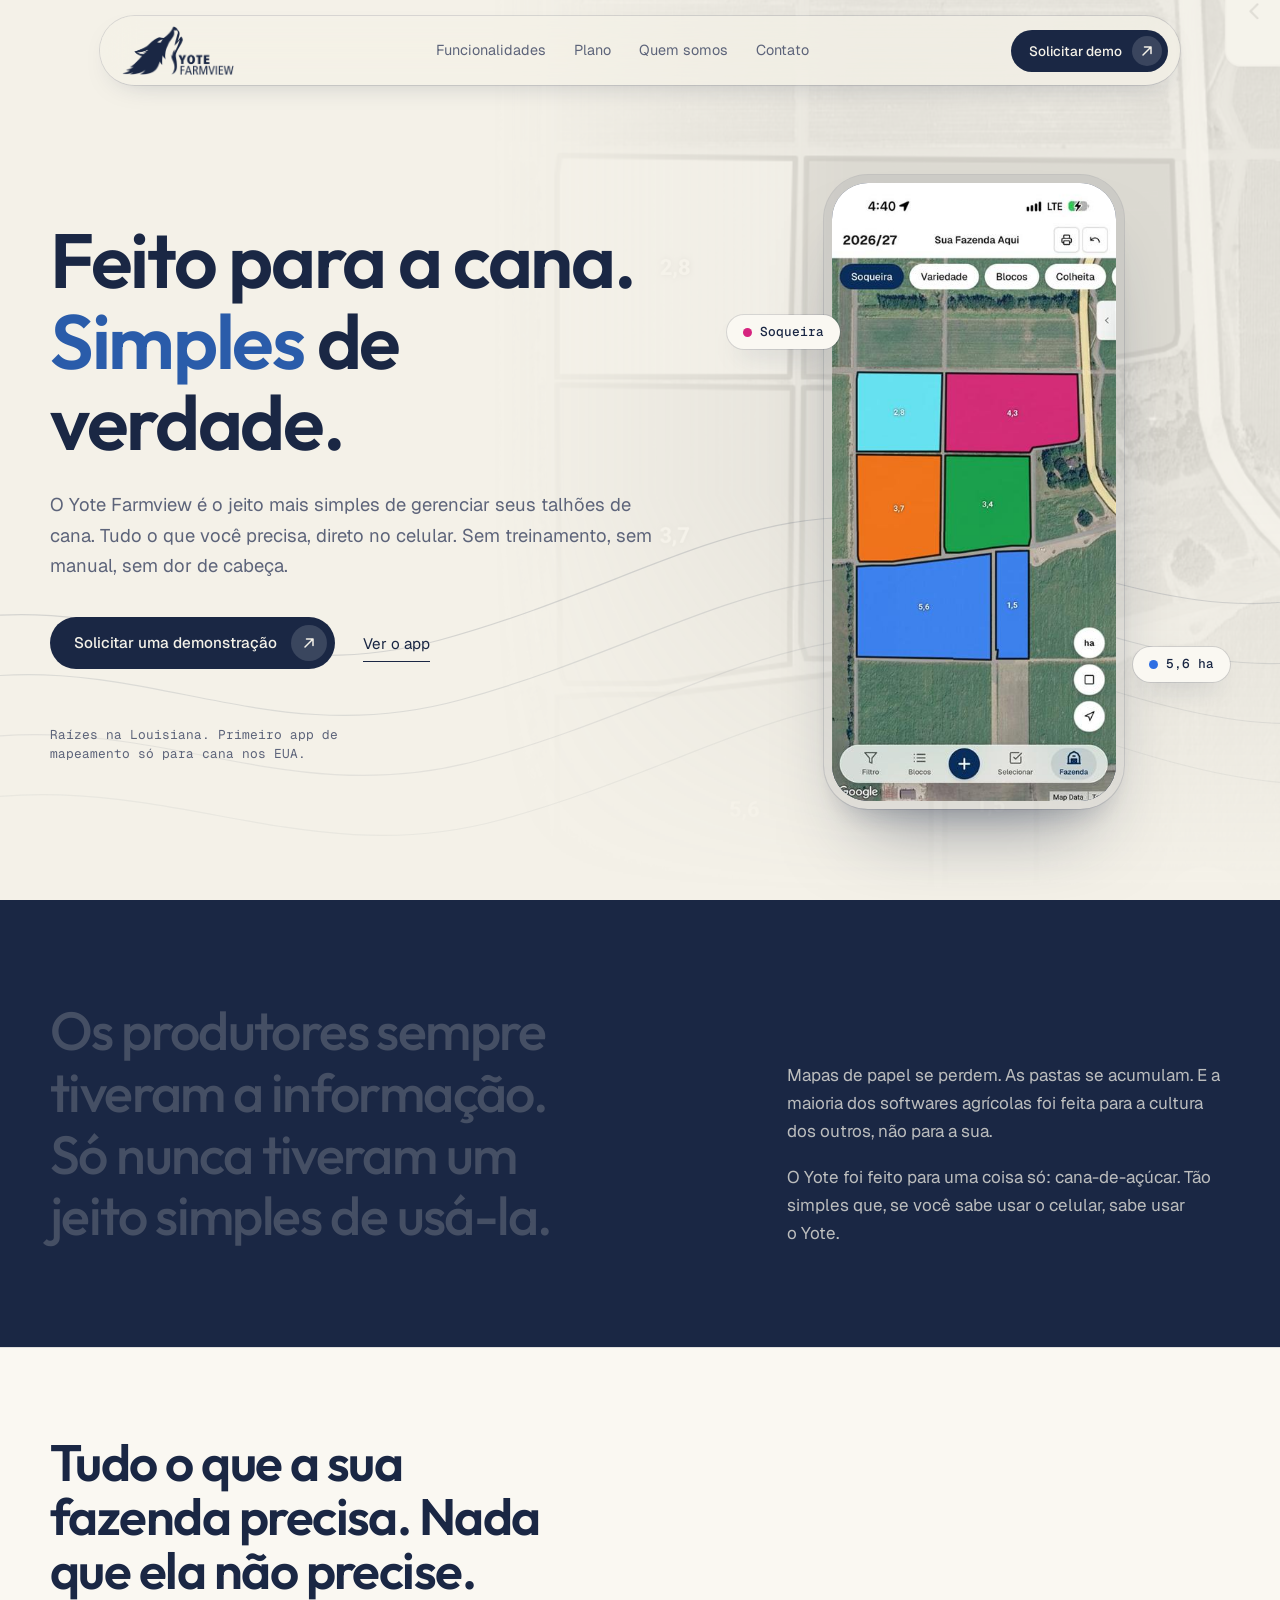
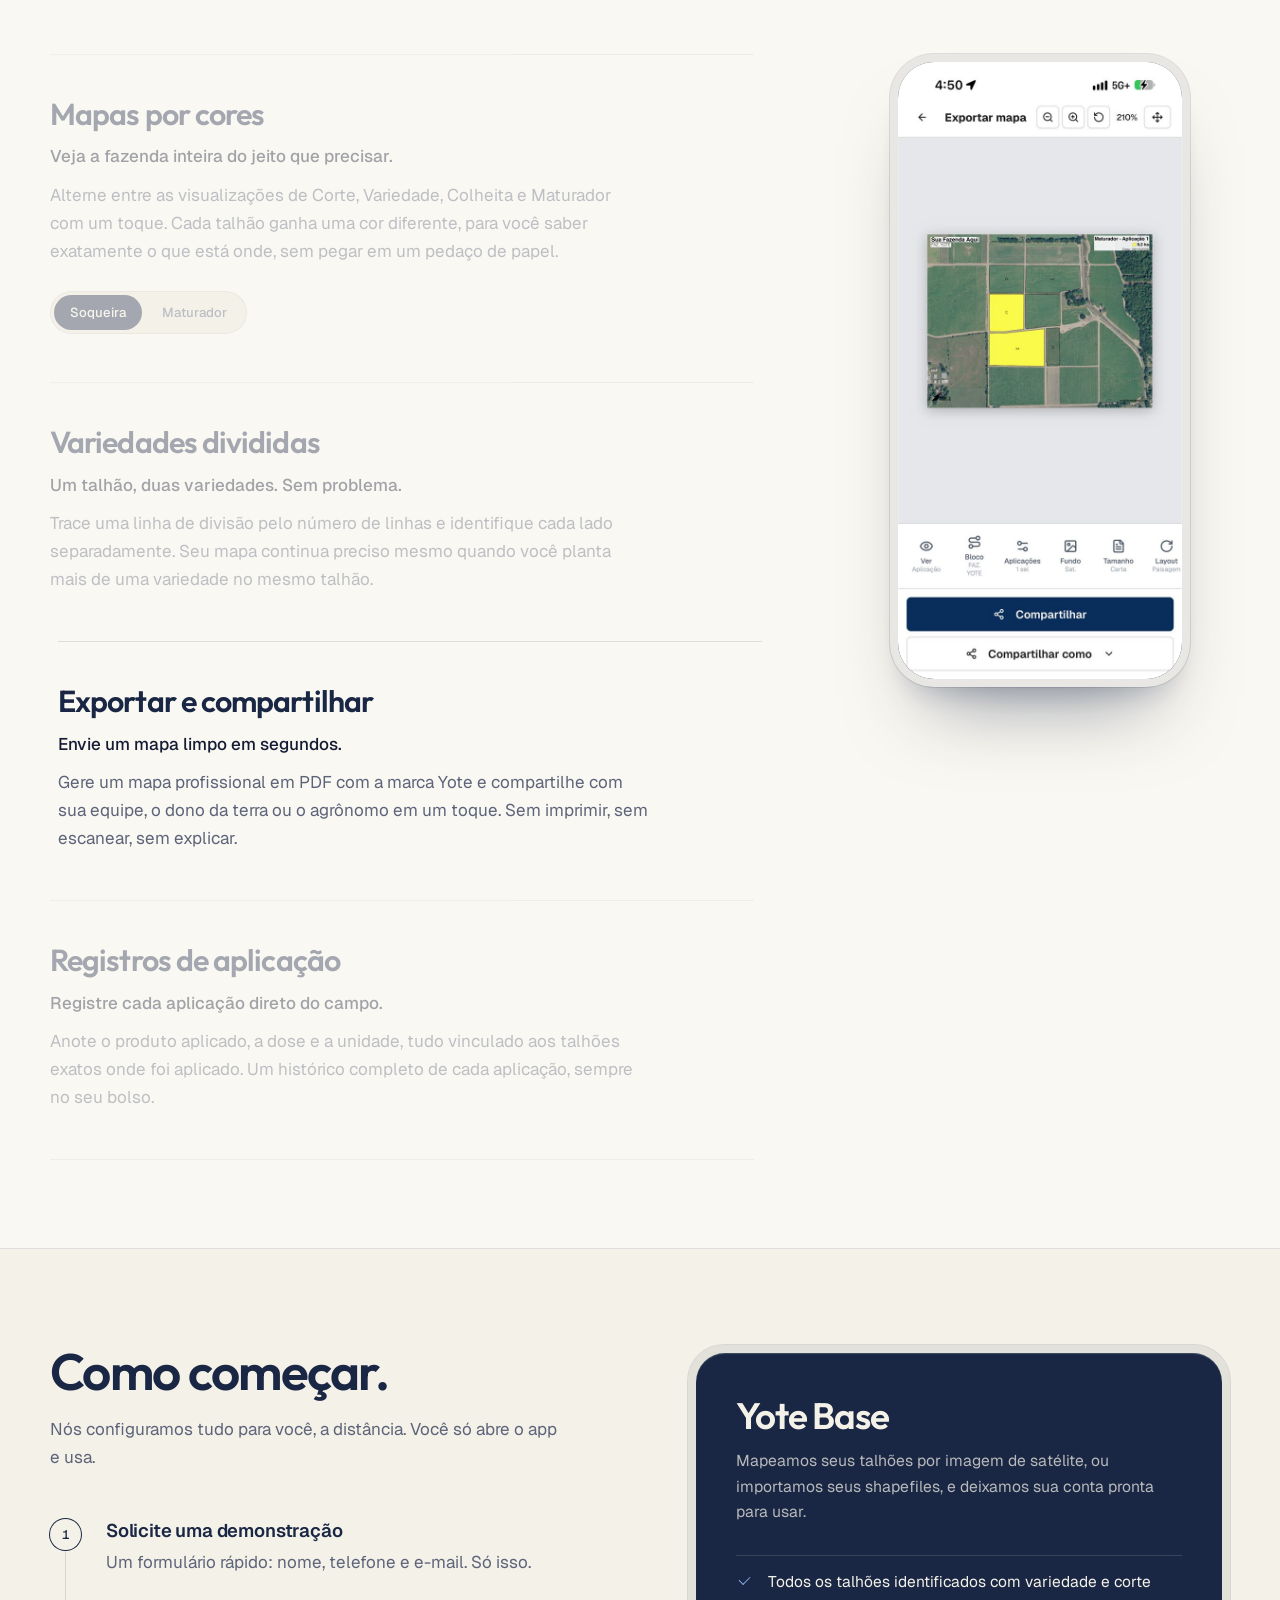
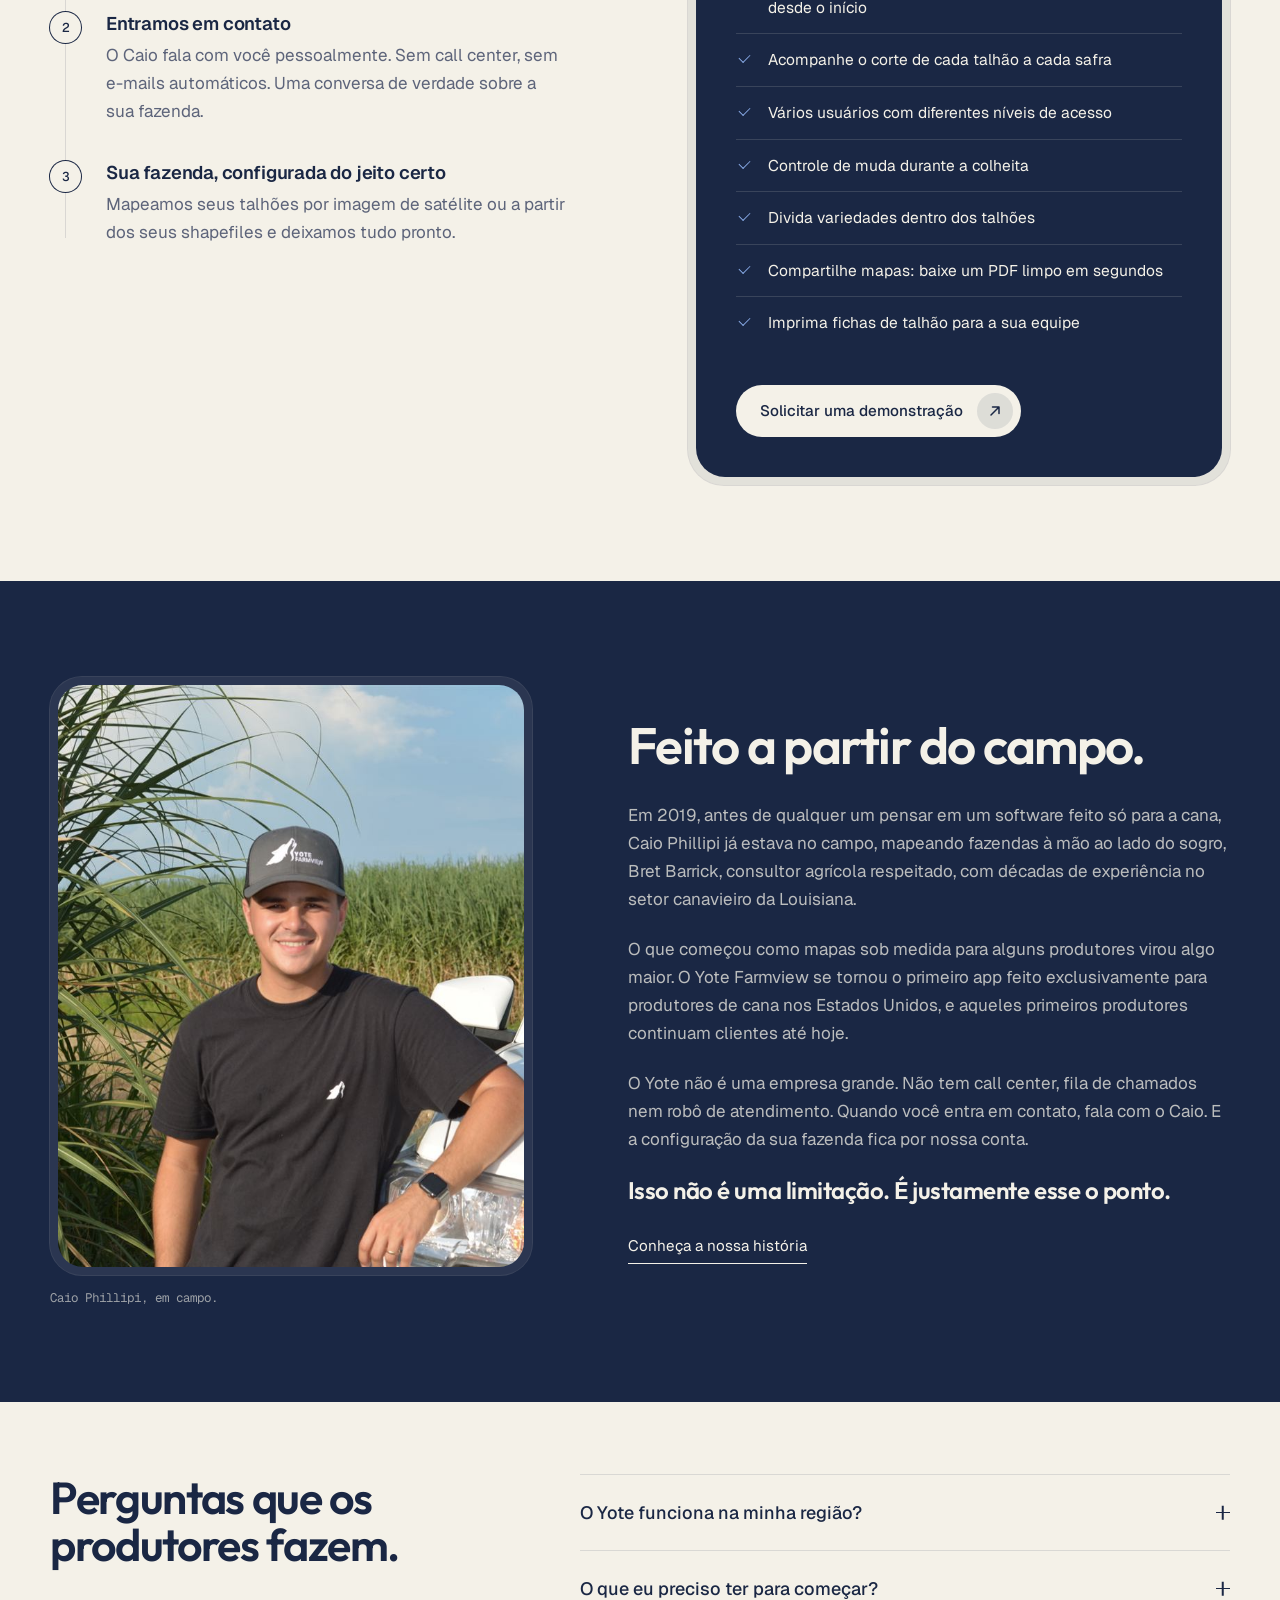
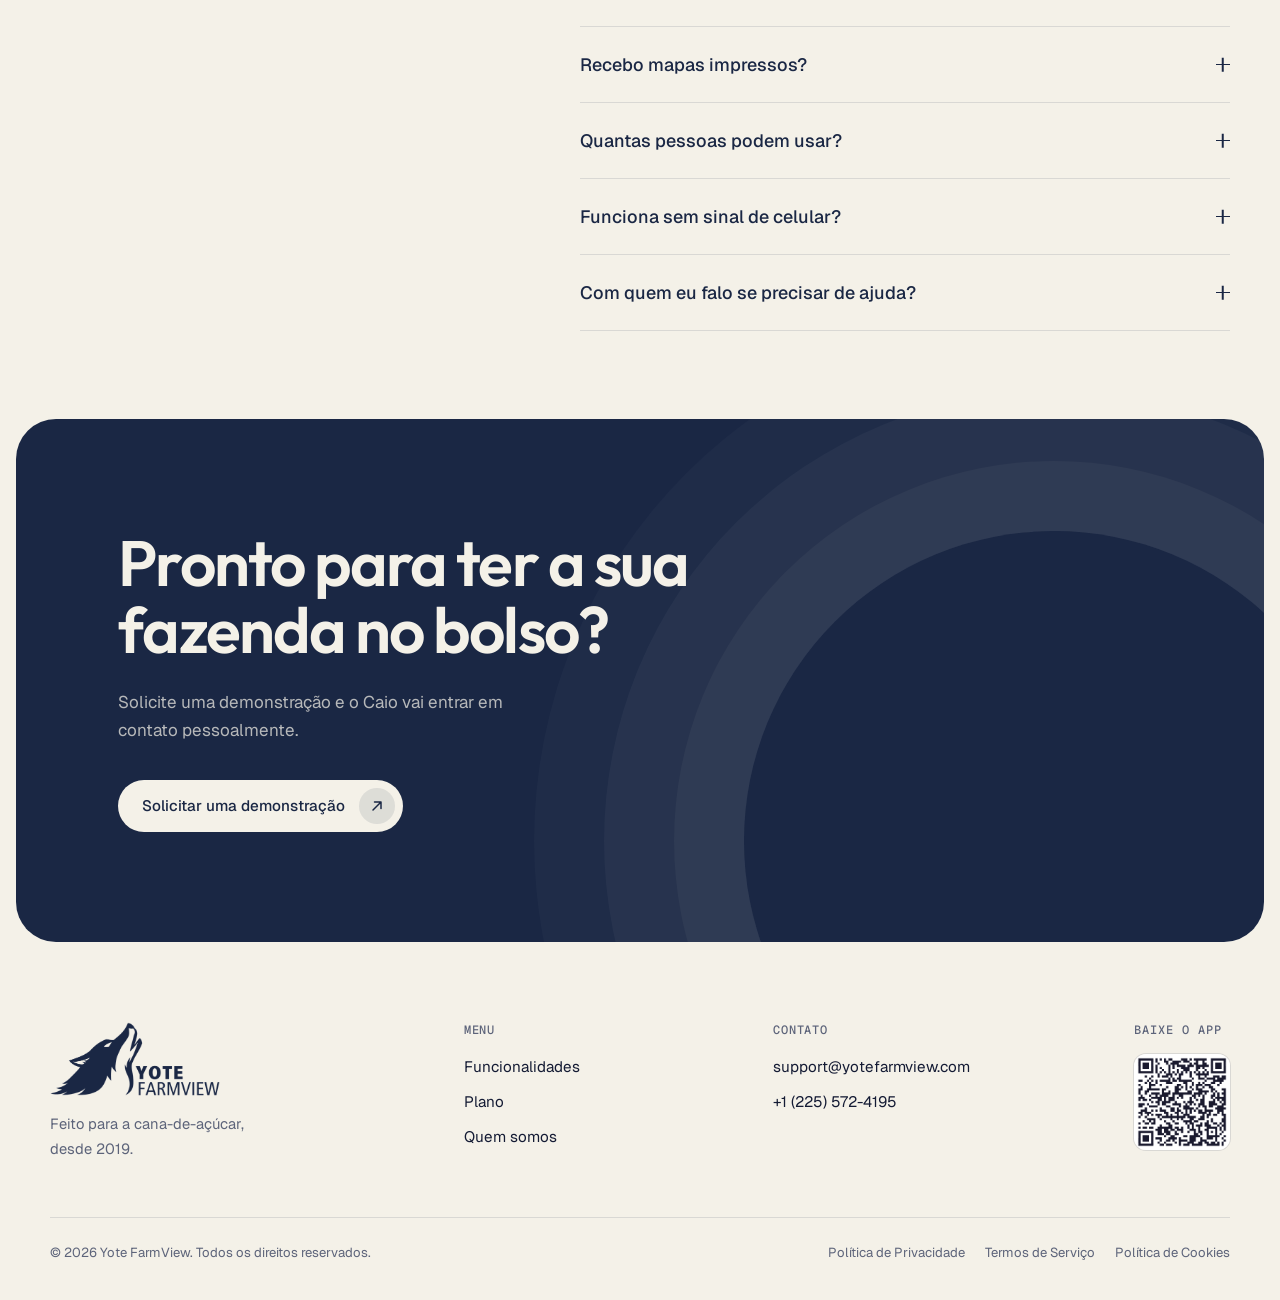
<file: index.html>
<!doctype html>
<html lang="pt-BR">
<head>
<meta charset="utf-8">
<meta name="viewport" content="width=device-width, initial-scale=1">
<title>Yote Farmview — Feito para a cana-de-açúcar</title>
<meta name="description" content="O jeito mais simples de gerenciar seus talhões de cana. Mapas por cores, variedades divididas, PDF em um toque e registros de aplicação, direto no celular.">
<link rel="icon" href="public/favicon-light.png" media="(prefers-color-scheme: light)">
<link rel="icon" href="public/favicon-dark.png" media="(prefers-color-scheme: dark)">
<link rel="preconnect" href="https://fonts.googleapis.com">
<link rel="preconnect" href="https://fonts.gstatic.com" crossorigin>
<link rel="preload" as="style" href="https://fonts.googleapis.com/css2?family=Outfit:wght@600&family=Geist:wght@400;500;600&family=Geist+Mono:wght@400;500&display=swap" onload="this.onload=null;this.rel='stylesheet'">
<noscript><link rel="stylesheet" href="https://fonts.googleapis.com/css2?family=Outfit:wght@600&family=Geist:wght@400;500;600&family=Geist+Mono:wght@400;500&display=swap"></noscript>
<link rel="preload" as="image" href="public/screenshots/map-sm.jpg" imagesrcset="public/screenshots/map-sm.jpg 400w, public/screenshots/map.jpg 600w" imagesizes="(max-width:900px) 240px, 300px" fetchpriority="high">
<link rel="stylesheet" href="styles.css">
<noscript><style>.reveal{opacity:1;transform:none;filter:none}</style></noscript>
</head>
<body>
<div class="progress" id="progress" aria-hidden="true"></div>

<header class="nav" id="nav">
  <a class="brand" href="./" aria-label="Yote Farmview, início"><img class="brand-mark" src="public/brand-navy.png" alt="Yote Farmview" width="958" height="422"></a>
  <nav class="nav-links" aria-label="Principal">
    <a href="funcionalidades.html">Funcionalidades</a>
    <a href="./#plano">Plano</a>
    <a href="sobre.html">Quem somos</a>
    <a href="demo.html">Contato</a>
  </nav>
  <a class="btn btn-sm magnetic nav-cta" href="demo.html">
    <span class="btn-label">Solicitar demo</span>
    <span class="btn-icon" aria-hidden="true"><svg viewBox="0 0 16 16"><path d="M4 12 12 4M5.5 4H12v6.5"/></svg></span>
  </a>
  <button class="menu-btn" type="button" aria-label="Abrir menu" aria-expanded="false" aria-controls="menu"><i></i><i></i></button>
</header>
<div class="menu" id="menu" hidden>
  <nav aria-label="Menu">
    <a href="funcionalidades.html">Funcionalidades</a>
    <a href="./#plano">Plano</a>
    <a href="sobre.html">Quem somos</a>
    <a href="demo.html">Contato</a>
  </nav>
  <a class="btn btn-light magnetic" href="demo.html"><span class="btn-label">Solicitar demo</span><span class="btn-icon" aria-hidden="true"><svg viewBox="0 0 16 16"><path d="M4 12 12 4M5.5 4H12v6.5"/></svg></span></a>
</div>

<main id="top">

  <section class="hero">
    <div class="hero-bg" aria-hidden="true"></div>
    <svg class="contours" viewBox="0 0 1440 900" preserveAspectRatio="xMidYMid slice" aria-hidden="true">
      <path pathLength="1" d="M-40 640C180 560 300 700 520 640S860 470 1060 540s300 90 440 20"/>
      <path pathLength="1" d="M-40 700C190 620 320 760 540 700S880 530 1080 600s300 90 440 20"/>
      <path pathLength="1" d="M-40 760C200 680 340 820 560 760S900 590 1100 660s300 90 440 20"/>
      <path pathLength="1" d="M-40 820C210 740 360 880 580 820S920 650 1120 720s300 90 440 20"/>
    </svg>

    <div class="hero-copy">
      <h1 class="hero-title" aria-label="Feito para a cana. Simples de verdade.">
        <span class="line"><span class="line-in">Feito para a cana.</span></span>
        <span class="line"><span class="line-in"><em>Simples</em> de verdade.</span></span>
      </h1>
      <p class="lede reveal" style="--d:2">O Yote Farmview é o jeito mais simples de gerenciar seus talhões de cana. Tudo o que você precisa, direto no celular. Sem treinamento, sem manual, sem dor de cabeça.</p>
      <div class="hero-actions reveal" style="--d:3">
        <a class="btn magnetic" href="demo.html">
          <span class="btn-label">Solicitar uma demonstração</span>
          <span class="btn-icon" aria-hidden="true"><svg viewBox="0 0 16 16"><path d="M4 12 12 4M5.5 4H12v6.5"/></svg></span>
        </a>
        <a class="link" href="funcionalidades.html">Ver o app</a>
      </div>
      <p class="roots reveal" style="--d:4">Raízes na Louisiana. Primeiro app de mapeamento só para cana nos EUA.</p>
    </div>

    <div class="hero-stage">
      <div class="phone tilt" data-tilt>
        <div class="phone-core"><img src="public/screenshots/map-sm.jpg" srcset="public/screenshots/map-sm.jpg 400w, public/screenshots/map.jpg 600w" sizes="(max-width:900px) 240px, 300px" alt="Mapa da fazenda com talhões coloridos por soqueira" width="1206" height="2622" fetchpriority="high"></div>
      </div>
      <div class="chip chip-a"><i class="dot"></i>Soqueira</div>
      <div class="chip chip-b"><i class="dot dot-b"></i>5,6 ha</div>
    </div>
  </section>

  <section class="problem">
    <p class="problem-big reveal">Os produtores sempre tiveram a informação. <span>Só nunca tiveram um jeito simples de usá-la.</span></p>
    <div class="problem-body reveal" style="--d:2">
      <p>Mapas de papel se perdem. As pastas se acumulam. E a maioria dos softwares agrícolas foi feita para a cultura dos outros, não para a sua.</p>
      <p>O Yote foi feito para uma coisa só: cana-de-açúcar. Tão simples que, se você sabe usar o celular, sabe usar o Yote.</p>
    </div>
  </section>

  <section class="features" id="funcionalidades">
    <div class="features-head">
      <h2 class="reveal">Tudo o que a sua fazenda precisa. Nada que ela não precise.</h2>
    </div>
    <div class="features-grid">
      <ol class="feature-list">
        <li class="feature is-active" data-img="map" data-alt="Mapa por cores dos talhões">
          <h3>Mapas por cores</h3>
          <p class="feature-lead">Veja a fazenda inteira do jeito que precisar.</p>
          <p>Alterne entre as visualizações de Corte, Variedade, Colheita e Maturador com um toque. Cada talhão ganha uma cor diferente, para você saber exatamente o que está onde, sem pegar em um pedaço de papel.</p>
          <div class="seg" role="group" aria-label="Visualizações do mapa">
            <button type="button" data-view="map" class="on">Soqueira</button>
            <button type="button" data-view="ripener">Maturador</button>
          </div>
          <div class="feature-phone" data-m="map"><div class="phone"><div class="phone-core"><img src="public/screenshots/map.jpg" alt="" loading="lazy" width="1206" height="2622"></div></div></div>
        </li>
        <li class="feature" data-img="split" data-alt="Talhão com duas variedades divididas">
          <h3>Variedades divididas</h3>
          <p class="feature-lead">Um talhão, duas variedades. Sem problema.</p>
          <p>Trace uma linha de divisão pelo número de linhas e identifique cada lado separadamente. Seu mapa continua preciso mesmo quando você planta mais de uma variedade no mesmo talhão.</p>
          <div class="feature-phone" data-m="split"><div class="phone"><div class="phone-core"><img src="public/screenshots/split.jpg" alt="" loading="lazy" width="1206" height="2622"></div></div></div>
        </li>
        <li class="feature" data-img="list" data-alt="Lista de talhões pronta para exportar em PDF">
          <h3>Exportar e compartilhar</h3>
          <p class="feature-lead">Envie um mapa limpo em segundos.</p>
          <p>Gere um mapa profissional em PDF com a marca Yote e compartilhe com sua equipe, o dono da terra ou o agrônomo em um toque. Sem imprimir, sem escanear, sem explicar.</p>
          <div class="feature-phone" data-m="list"><div class="phone"><div class="phone-core"><img src="public/screenshots/list.jpg" alt="" loading="lazy" width="1206" height="2622"></div></div></div>
        </li>
        <li class="feature" data-img="products" data-alt="Registro de aplicação com produto, dose e unidade">
          <h3>Registros de aplicação</h3>
          <p class="feature-lead">Registre cada aplicação direto do campo.</p>
          <p>Anote o produto aplicado, a dose e a unidade, tudo vinculado aos talhões exatos onde foi aplicado. Um histórico completo de cada aplicação, sempre no seu bolso.</p>
          <div class="feature-phone" data-m="products"><div class="phone"><div class="phone-core"><img src="public/screenshots/products.jpg" alt="" loading="lazy" width="1206" height="2622"></div></div></div>
        </li>
      </ol>

      <div class="features-stage">
        <div class="phone tilt" data-tilt>
          <div class="phone-core">
            <img class="shot on" data-key="map" src="public/screenshots/map.jpg" alt="" loading="lazy">
            <img class="shot" data-key="stubble" src="public/screenshots/stubble.jpg" alt="" loading="lazy">
            <img class="shot" data-key="ripener" src="public/screenshots/ripener.jpg" alt="" loading="lazy">
            <img class="shot" data-key="split" src="public/screenshots/split.jpg" alt="" loading="lazy">
            <img class="shot" data-key="list" src="public/screenshots/list.jpg" alt="" loading="lazy">
            <img class="shot" data-key="products" src="public/screenshots/products.jpg" alt="" loading="lazy">
          </div>
        </div>
      </div>
    </div>
  </section>

  <section class="plan" id="plano">
    <div class="plan-copy">
      <h2 class="reveal">Como começar.</h2>
      <p class="reveal" style="--d:1">Nós configuramos tudo para você, a distância. Você só abre o app e usa.</p>
      <ol class="steps">
        <li class="reveal"><h3>Solicite uma demonstração</h3><p>Um formulário rápido: nome, telefone e e-mail. Só isso.</p></li>
        <li class="reveal" style="--d:1"><h3>Entramos em contato</h3><p>O Caio fala com você pessoalmente. Sem call center, sem e-mails automáticos. Uma conversa de verdade sobre a sua fazenda.</p></li>
        <li class="reveal" style="--d:2"><h3>Sua fazenda, configurada do jeito certo</h3><p>Mapeamos seus talhões por imagem de satélite ou a partir dos seus shapefiles e deixamos tudo pronto.</p></li>
      </ol>
    </div>

    <div class="plan-card reveal spot" style="--d:2">
      <div class="plan-card-in">
        <h3>Yote Base</h3>
        <p class="plan-sub">Mapeamos seus talhões por imagem de satélite, ou importamos seus shapefiles, e deixamos sua conta pronta para usar.</p>
        <ul class="ticks">
          <li>Todos os talhões identificados com variedade e corte desde o início</li>
          <li>Acompanhe o corte de cada talhão a cada safra</li>
          <li>Vários usuários com diferentes níveis de acesso</li>
          <li>Controle de muda durante a colheita</li>
          <li>Divida variedades dentro dos talhões</li>
          <li>Compartilhe mapas: baixe um PDF limpo em segundos</li>
          <li>Imprima fichas de talhão para a sua equipe</li>
        </ul>
        <a class="btn btn-light magnetic" href="demo.html">
          <span class="btn-label">Solicitar uma demonstração</span>
          <span class="btn-icon" aria-hidden="true"><svg viewBox="0 0 16 16"><path d="M4 12 12 4M5.5 4H12v6.5"/></svg></span>
        </a>
      </div>
    </div>
  </section>

  <section class="story" id="historia">
    <figure class="story-photo reveal">
      <div class="photo-frame"><img src="public/caio.jpg" alt="Caio Phillipi em um canavial da Louisiana" loading="lazy"></div>
      <figcaption>Caio Phillipi, em campo.</figcaption>
    </figure>
    <div class="story-copy">
      <h2 class="reveal">Feito a partir do campo.</h2>
      <p class="reveal" style="--d:1">Em 2019, antes de qualquer um pensar em um software feito só para a cana, Caio Phillipi já estava no campo, mapeando fazendas à mão ao lado do sogro, Bret Barrick, consultor agrícola respeitado, com décadas de experiência no setor canavieiro da Louisiana.</p>
      <p class="reveal" style="--d:2">O que começou como mapas sob medida para alguns produtores virou algo maior. O Yote Farmview se tornou o primeiro app feito exclusivamente para produtores de cana nos Estados Unidos, e aqueles primeiros produtores continuam clientes até hoje.</p>
      <p class="reveal" style="--d:3">O Yote não é uma empresa grande. Não tem call center, fila de chamados nem robô de atendimento. Quando você entra em contato, fala com o Caio. E a configuração da sua fazenda fica por nossa conta.</p>
      <p class="story-end reveal" style="--d:4">Isso não é uma limitação. É justamente esse o ponto.</p>
      <a class="link reveal" style="--d:5;width:fit-content" href="sobre.html">Conheça a nossa história</a>
    </div>
  </section>

  <section class="faq">
    <h2 class="reveal">Perguntas que os produtores fazem.</h2>
    <div class="faq-list">
      <details class="reveal"><summary>O Yote funciona na minha região?<i aria-hidden="true"></i></summary><div class="ans"><p>O Yote foi feito para produtores de cana-de-açúcar, onde quer que a cana seja cultivada. Fale com a gente para conversarmos sobre a sua região.</p></div></details>
      <details class="reveal"><summary>O que eu preciso ter para começar?<i aria-hidden="true"></i></summary><div class="ans"><p>Nós mapeamos seus talhões por imagem de satélite ou a partir dos seus shapefiles. Você só precisa do celular e de uma conversa com o Caio.</p></div></details>
      <details class="reveal"><summary>Recebo mapas impressos?<i aria-hidden="true"></i></summary><div class="ans"><p>Você pode imprimir fichas de talhão para a sua equipe e baixar um PDF limpo de qualquer mapa em segundos.</p></div></details>
      <details class="reveal"><summary>Quantas pessoas podem usar?<i aria-hidden="true"></i></summary><div class="ans"><p>Vários usuários, cada um com o seu nível de acesso.</p></div></details>
      <details class="reveal"><summary>Funciona sem sinal de celular?<i aria-hidden="true"></i></summary><div class="ans"><p>Pergunte direto ao Caio na demonstração. Ele mostra como o app se comporta na sua região.</p></div></details>
      <details class="reveal"><summary>Com quem eu falo se precisar de ajuda?<i aria-hidden="true"></i></summary><div class="ans"><p>Com o Caio. Sem call center e sem robô de atendimento.</p></div></details>
    </div>
  </section>

  <section class="cta">
    <div class="cta-in">
      <h2 class="reveal">Pronto para ter a sua fazenda no bolso?</h2>
      <p class="reveal" style="--d:1">Solicite uma demonstração e o Caio vai entrar em contato pessoalmente.</p>
      <a class="btn btn-light magnetic reveal" style="--d:2" href="demo.html">
        <span class="btn-label">Solicitar uma demonstração</span>
        <span class="btn-icon" aria-hidden="true"><svg viewBox="0 0 16 16"><path d="M4 12 12 4M5.5 4H12v6.5"/></svg></span>
      </a>
    </div>
  </section>
</main>

<footer class="foot" id="contato">
  <div class="foot-top">
    <div>
      <img class="brand-mark brand-mark-light" src="public/brand-navy.png" alt="Yote Farmview" width="958" height="422">
      <p class="foot-tag">Feito para a cana-de-açúcar, desde 2019.</p>
    </div>
    <div class="foot-col">
      <h4>Menu</h4>
      <a href="funcionalidades.html">Funcionalidades</a>
      <a href="./#plano">Plano</a>
      <a href="sobre.html">Quem somos</a>
    </div>
    <div class="foot-col">
      <h4>Contato</h4>
      <a href="mailto:support@yotefarmview.com">support@yotefarmview.com</a>
      <a href="tel:+12255724195">+1 (225) 572-4195</a>
    </div>
    <div class="foot-col foot-app">
      <h4>Baixe o app</h4>
      <img src="public/app-store-qr.png" alt="QR code para baixar o Yote Farmview na App Store" width="96" height="96" loading="lazy">
    </div>
  </div>
  <div class="foot-bot">
    <span>© 2026 Yote FarmView. Todos os direitos reservados.</span>
    <span class="foot-legal"><a href="#">Política de Privacidade</a><a href="#">Termos de Serviço</a><a href="#">Política de Cookies</a></span>
  </div>
</footer>

<script src="main.js" defer></script>
</body>
</html>
</file>
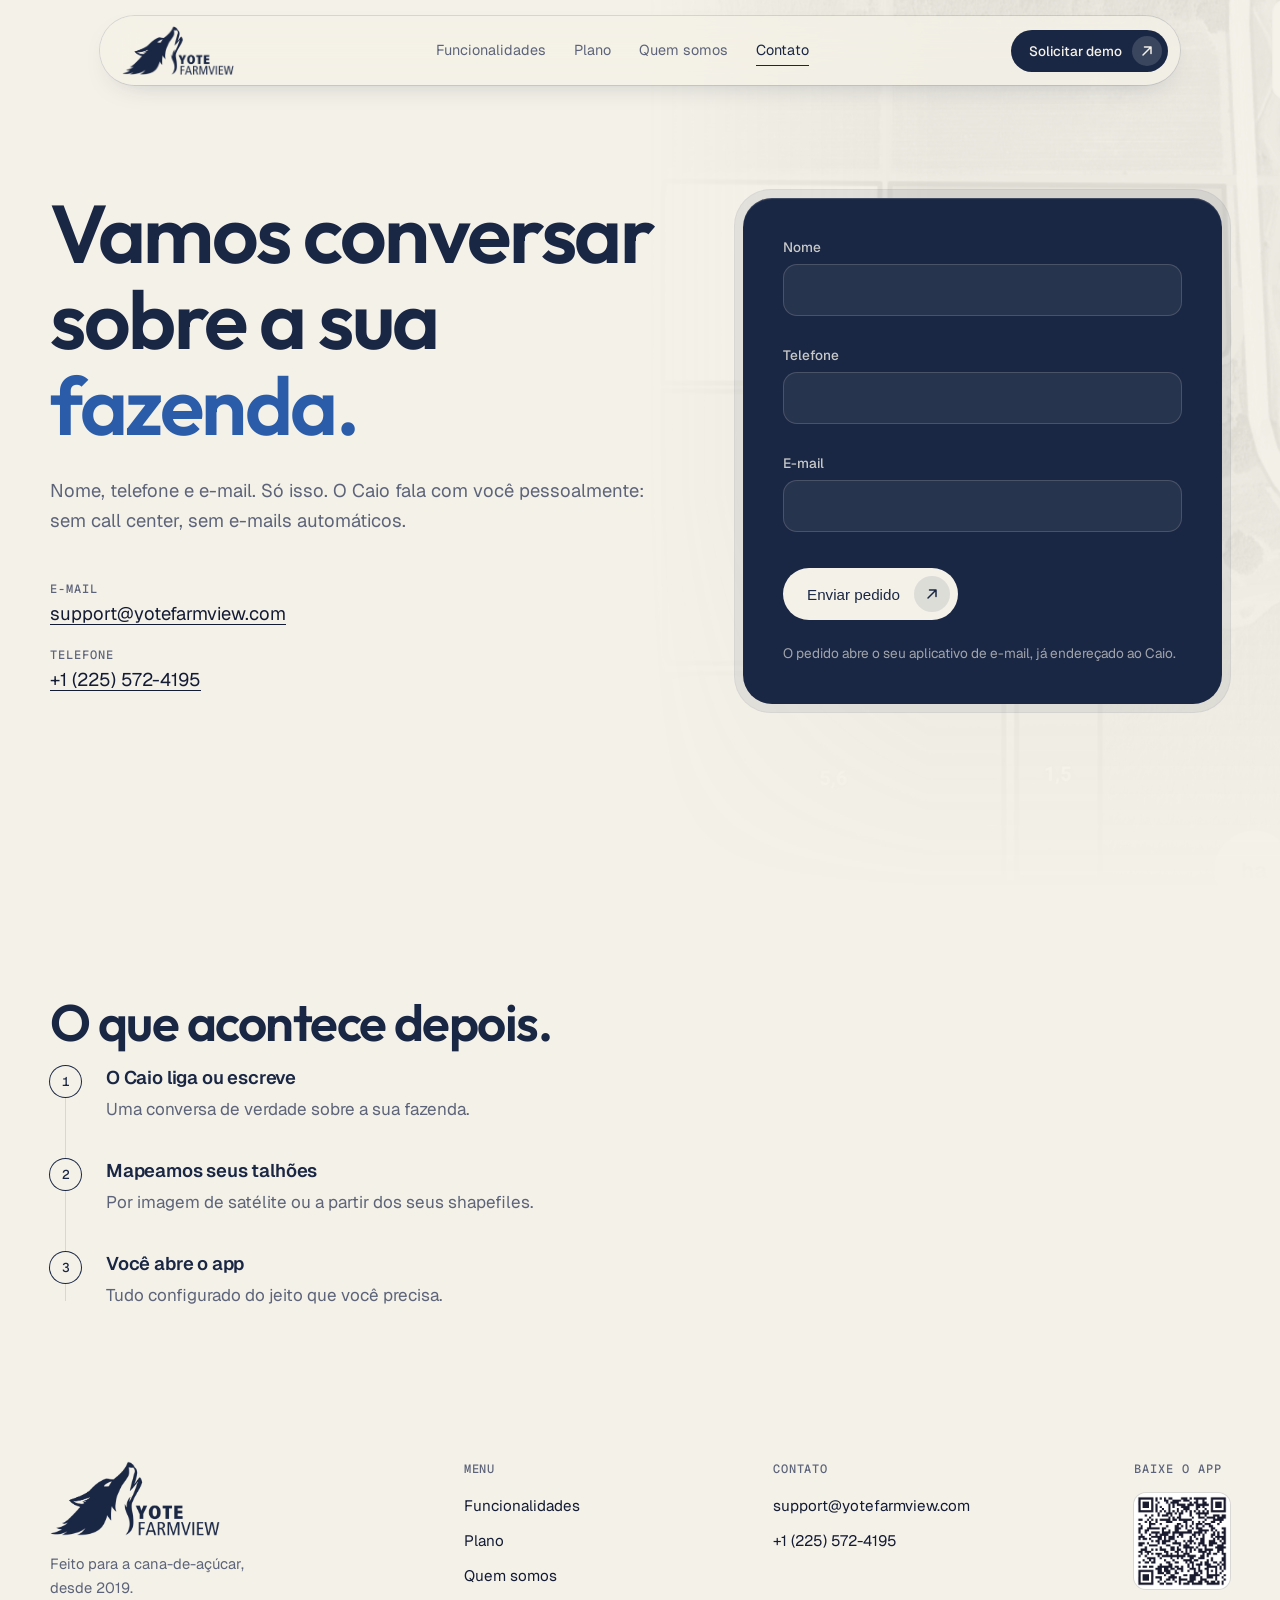
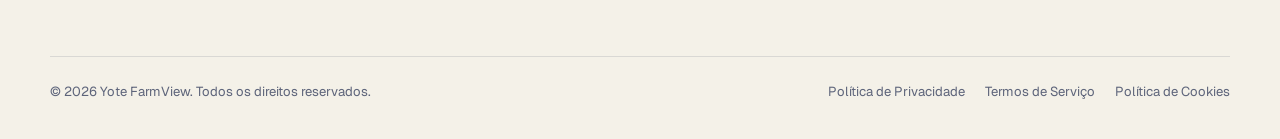
<file: demo.html>
<!doctype html>
<html lang="pt-BR">
<head>
<meta charset="utf-8">
<meta name="viewport" content="width=device-width, initial-scale=1">
<title>Solicitar demonstração — Yote Farmview</title>
<meta name="description" content="Preencha nome, telefone e e-mail. O Caio entra em contato pessoalmente.">
<link rel="icon" href="public/favicon-light.png" media="(prefers-color-scheme: light)">
<link rel="icon" href="public/favicon-dark.png" media="(prefers-color-scheme: dark)">
<link rel="preconnect" href="https://fonts.googleapis.com">
<link rel="preconnect" href="https://fonts.gstatic.com" crossorigin>
<link rel="preload" as="style" href="https://fonts.googleapis.com/css2?family=Outfit:wght@600&family=Geist:wght@400;500;600&family=Geist+Mono:wght@400;500&display=swap" onload="this.onload=null;this.rel='stylesheet'">
<noscript><link rel="stylesheet" href="https://fonts.googleapis.com/css2?family=Outfit:wght@600&family=Geist:wght@400;500;600&family=Geist+Mono:wght@400;500&display=swap"></noscript>
<link rel="stylesheet" href="styles.css">
<noscript><style>.reveal{opacity:1;transform:none;filter:none}</style></noscript>
</head>
<body>
<div class="progress" id="progress" aria-hidden="true"></div>
<header class="nav" id="nav">
  <a class="brand" href="./" aria-label="Yote Farmview, início"><img class="brand-mark" src="public/brand-navy.png" alt="Yote Farmview" width="958" height="422"></a>
  <nav class="nav-links" aria-label="Principal">
    <a href="funcionalidades.html">Funcionalidades</a>
    <a href="./#plano">Plano</a>
    <a href="sobre.html">Quem somos</a>
    <a href="demo.html" aria-current="page">Contato</a>
  </nav>
  <a class="btn btn-sm magnetic nav-cta" href="demo.html">
    <span class="btn-label">Solicitar demo</span>
    <span class="btn-icon" aria-hidden="true"><svg viewBox="0 0 16 16"><path d="M4 12 12 4M5.5 4H12v6.5"/></svg></span>
  </a>
  <button class="menu-btn" type="button" aria-label="Abrir menu" aria-expanded="false" aria-controls="menu"><i></i><i></i></button>
</header>
<div class="menu" id="menu" hidden>
  <nav aria-label="Menu">
    <a href="funcionalidades.html">Funcionalidades</a>
    <a href="./#plano">Plano</a>
    <a href="sobre.html">Quem somos</a>
    <a href="demo.html" aria-current="page">Contato</a>
  </nav>
  <a class="btn btn-light magnetic" href="demo.html"><span class="btn-label">Solicitar demo</span><span class="btn-icon" aria-hidden="true"><svg viewBox="0 0 16 16"><path d="M4 12 12 4M5.5 4H12v6.5"/></svg></span></a>
</div>
<main>
  <section class="page-hero demo-hero">
    <div class="hero-bg" aria-hidden="true"></div>
    <div class="demo-copy">
      <h1 class="hero-title"><span class="line"><span class="line-in">Vamos conversar</span></span><span class="line"><span class="line-in">sobre a sua <em>fazenda.</em></span></span></h1>
      <p class="lede reveal" style="--d:2">Nome, telefone e e-mail. Só isso. O Caio fala com você pessoalmente: sem call center, sem e-mails automáticos.</p>
      <dl class="contact reveal" style="--d:3">
        <div><dt>E-mail</dt><dd><a href="mailto:support@yotefarmview.com">support@yotefarmview.com</a></dd></div>
        <div><dt>Telefone</dt><dd><a href="tel:+12255724195">+1 (225) 572-4195</a></dd></div>
      </dl>
    </div>

    <div class="form-shell reveal" style="--d:2">
      <form class="form-core" id="demo-form" novalidate>
        <div class="field"><label for="nome">Nome</label><input id="nome" name="nome" autocomplete="name" required><p class="err" data-for="nome">Informe o seu nome.</p></div>
        <div class="field"><label for="tel">Telefone</label><input id="tel" name="tel" type="tel" autocomplete="tel" required><p class="err" data-for="tel">Informe um telefone para o Caio ligar.</p></div>
        <div class="field"><label for="email">E-mail</label><input id="email" name="email" type="email" autocomplete="email" required><p class="err" data-for="email">Informe um e-mail válido.</p></div>
        <button class="btn btn-light magnetic" type="submit"><span class="btn-label">Enviar pedido</span><span class="btn-icon" aria-hidden="true"><svg viewBox="0 0 16 16"><path d="M4 12 12 4M5.5 4H12v6.5"/></svg></span></button>
        <p class="form-note" id="form-note" role="status">O pedido abre o seu aplicativo de e-mail, já endereçado ao Caio.</p>
      </form>
    </div>
  </section>

  <section class="plan demo-steps">
    <div class="plan-copy">
      <h2 class="reveal">O que acontece depois.</h2>
      <ol class="steps">
        <li class="reveal"><h3>O Caio liga ou escreve</h3><p>Uma conversa de verdade sobre a sua fazenda.</p></li>
        <li class="reveal" style="--d:1"><h3>Mapeamos seus talhões</h3><p>Por imagem de satélite ou a partir dos seus shapefiles.</p></li>
        <li class="reveal" style="--d:2"><h3>Você abre o app</h3><p>Tudo configurado do jeito que você precisa.</p></li>
      </ol>
    </div>
  </section>
</main>
<footer class="foot" id="contato">
  <div class="foot-top">
    <div>
      <img class="brand-mark brand-mark-light" src="public/brand-navy.png" alt="Yote Farmview" width="958" height="422">
      <p class="foot-tag">Feito para a cana-de-açúcar, desde 2019.</p>
    </div>
    <div class="foot-col">
      <h4>Menu</h4>
      <a href="funcionalidades.html">Funcionalidades</a>
      <a href="./#plano">Plano</a>
      <a href="sobre.html">Quem somos</a>
    </div>
    <div class="foot-col">
      <h4>Contato</h4>
      <a href="mailto:support@yotefarmview.com">support@yotefarmview.com</a>
      <a href="tel:+12255724195">+1 (225) 572-4195</a>
    </div>
    <div class="foot-col foot-app">
      <h4>Baixe o app</h4>
      <img src="public/app-store-qr.png" alt="QR code para baixar o Yote Farmview na App Store" width="96" height="96" loading="lazy">
    </div>
  </div>
  <div class="foot-bot">
    <span>© 2026 Yote FarmView. Todos os direitos reservados.</span>
    <span class="foot-legal"><a href="#">Política de Privacidade</a><a href="#">Termos de Serviço</a><a href="#">Política de Cookies</a></span>
  </div>
</footer>
<script src="main.js" defer></script>
</body>
</html>
</file>
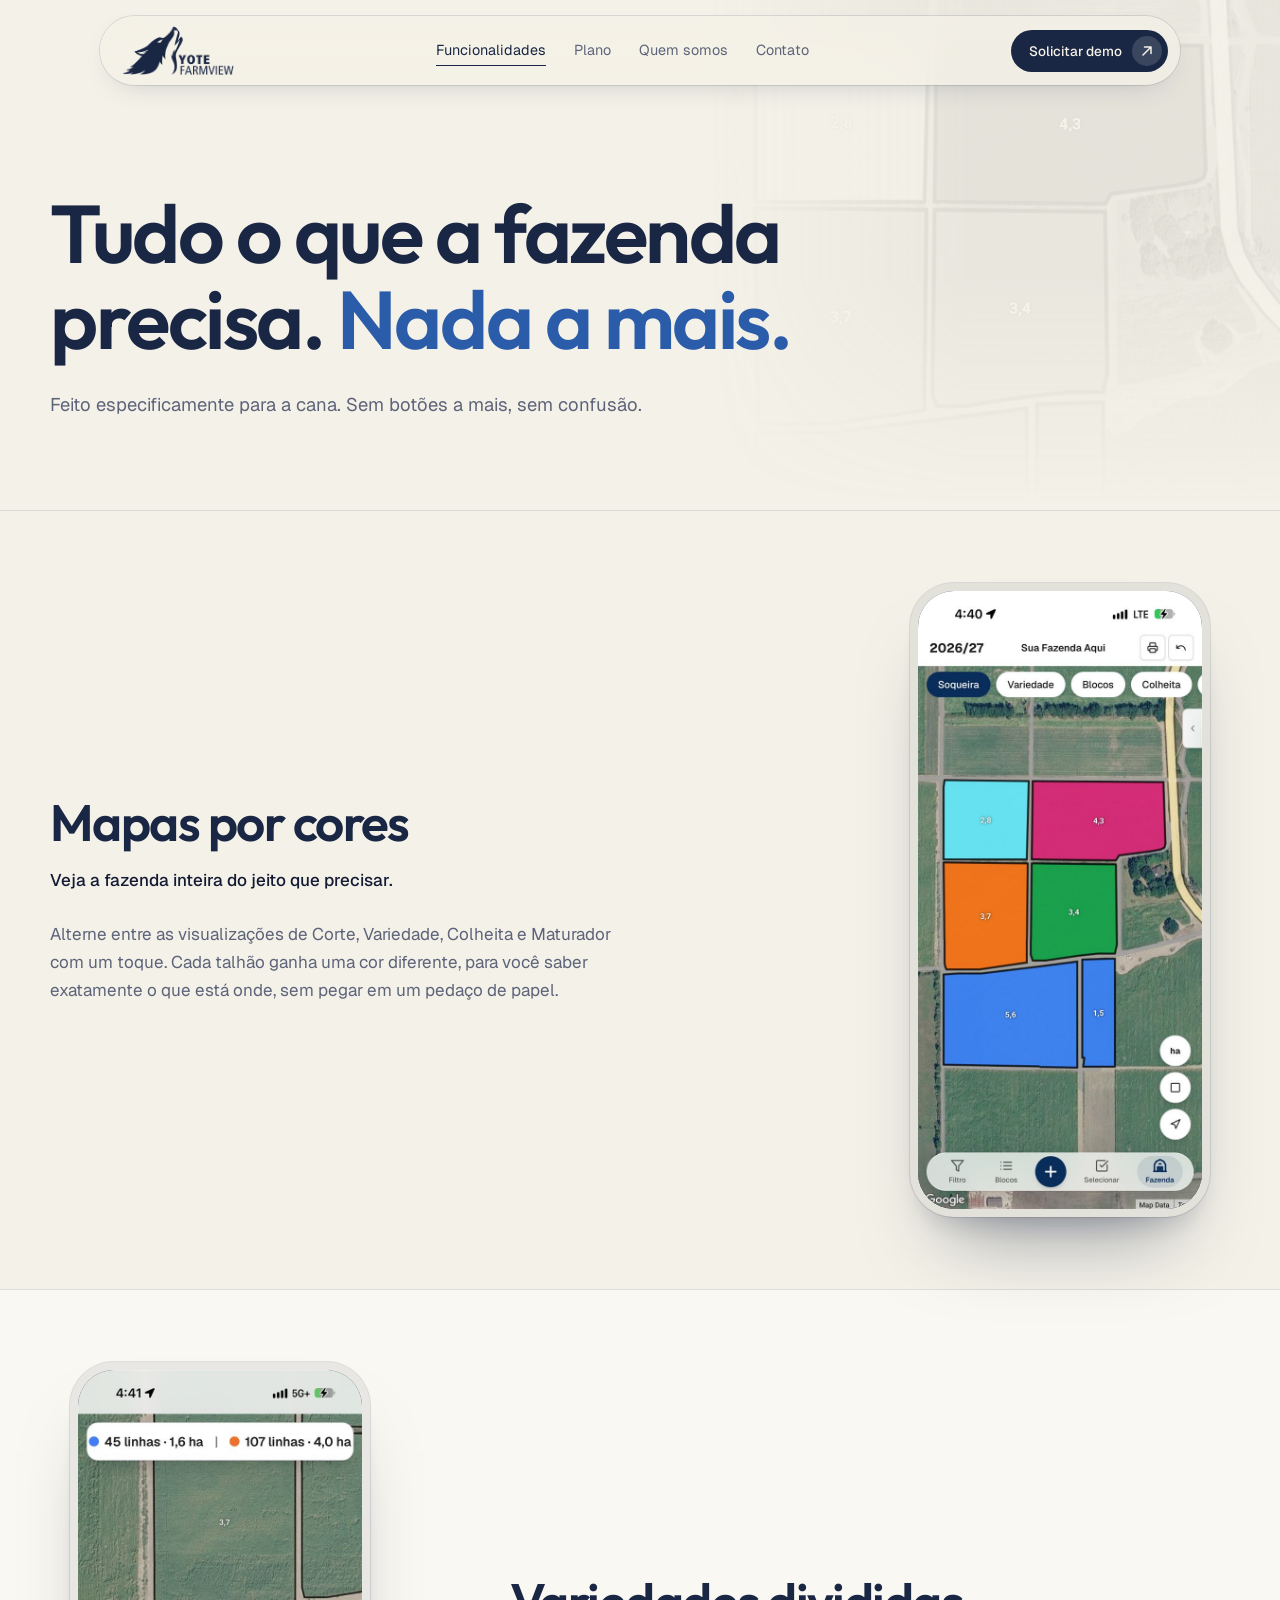
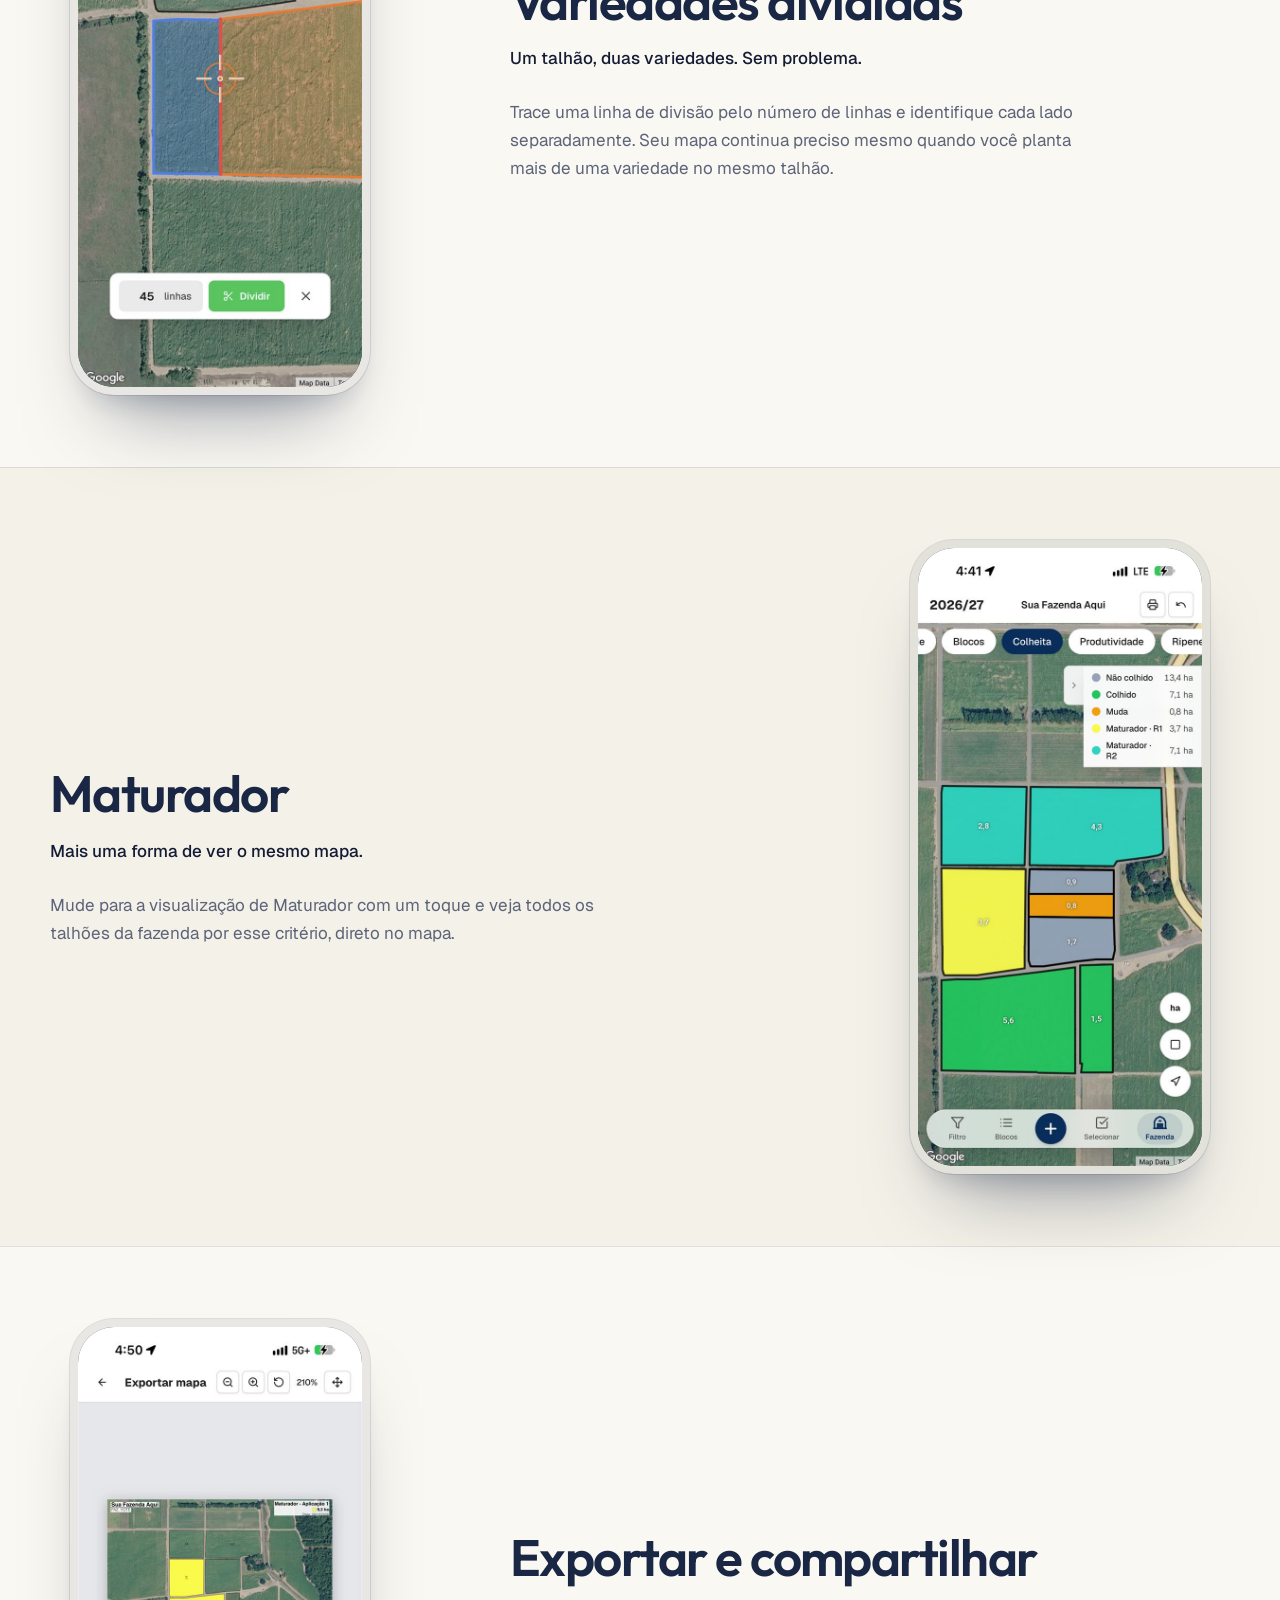
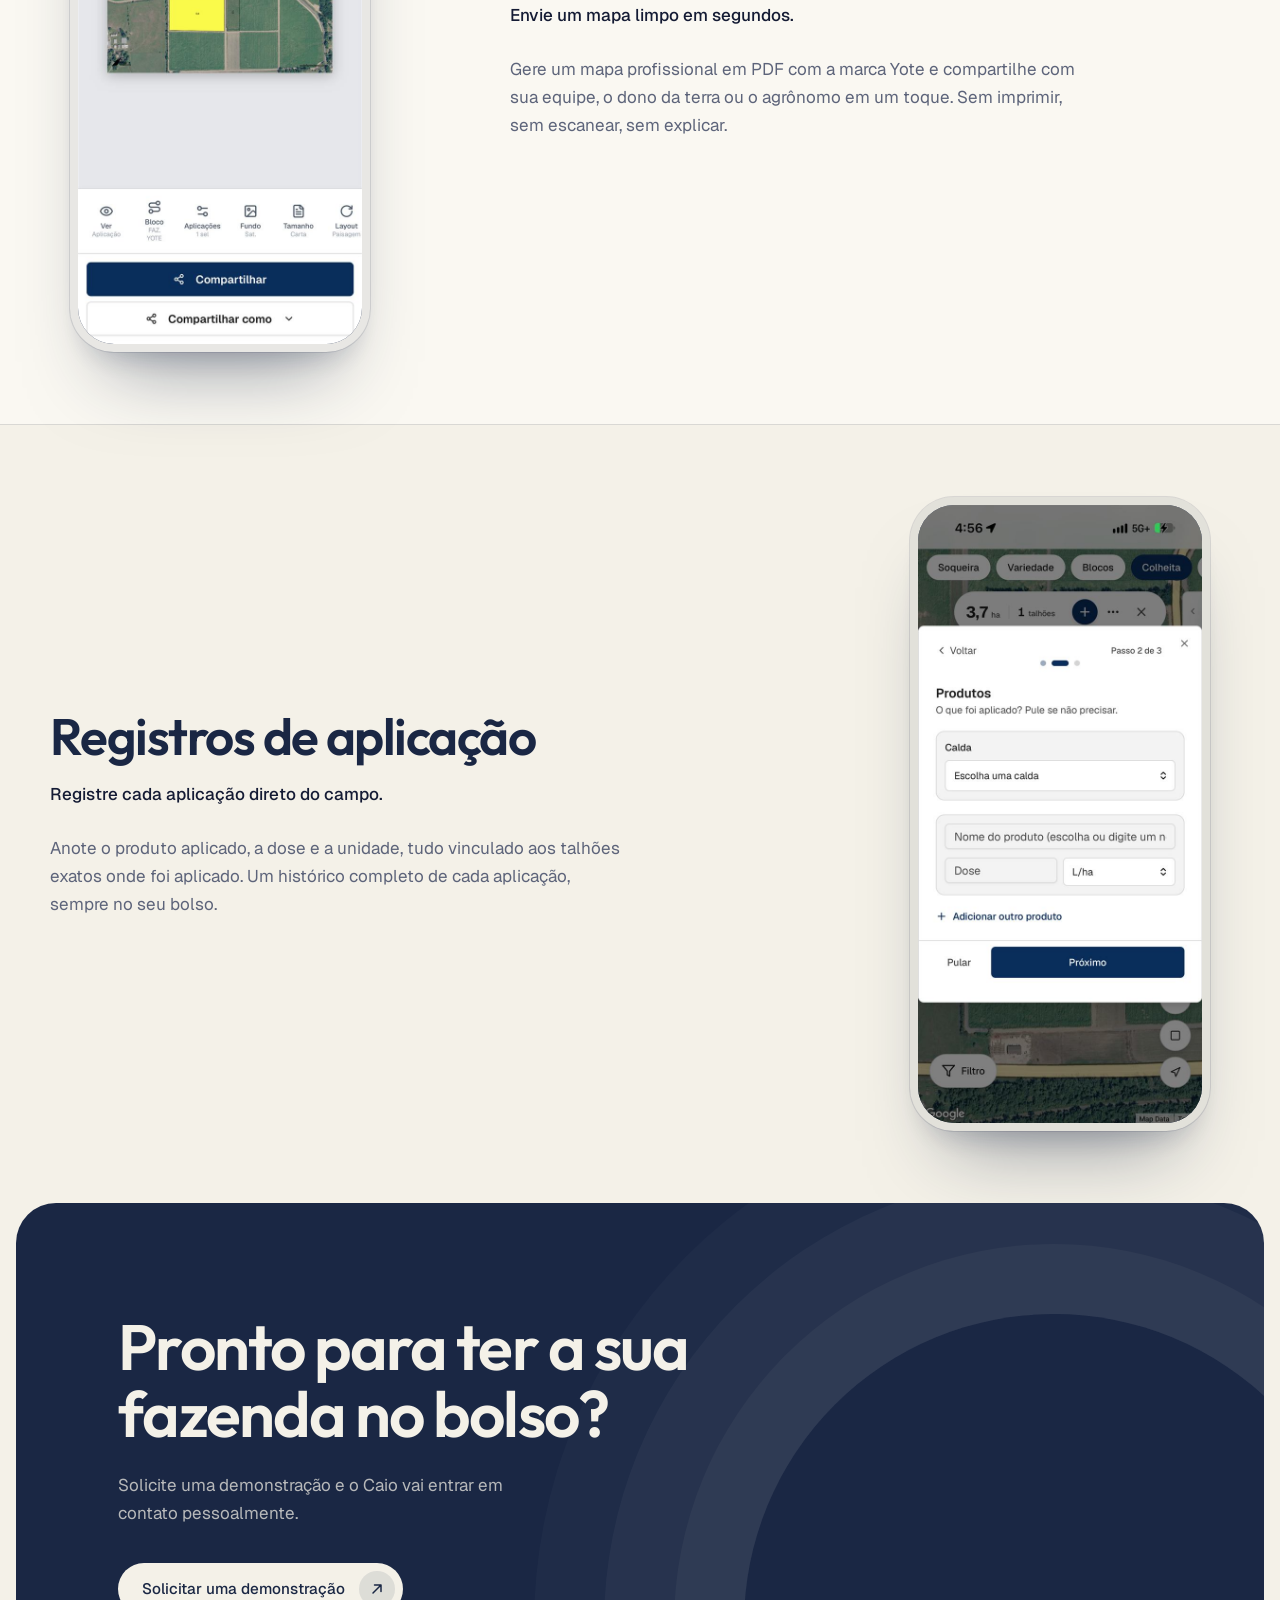
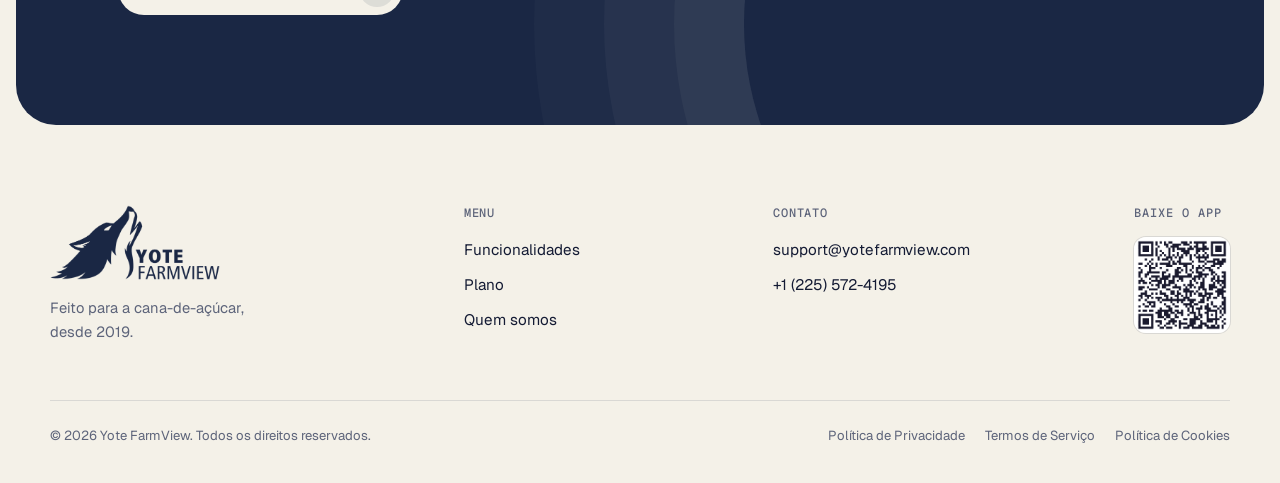
<file: funcionalidades.html>
<!doctype html>
<html lang="pt-BR">
<head>
<meta charset="utf-8">
<meta name="viewport" content="width=device-width, initial-scale=1">
<title>Funcionalidades — Yote Farmview</title>
<meta name="description" content="Mapas por cores, variedades divididas, PDF em um toque e registros de aplicação. Tudo o que a sua fazenda precisa, nada que ela não precise.">
<link rel="icon" href="public/favicon-light.png" media="(prefers-color-scheme: light)">
<link rel="icon" href="public/favicon-dark.png" media="(prefers-color-scheme: dark)">
<link rel="preconnect" href="https://fonts.googleapis.com">
<link rel="preconnect" href="https://fonts.gstatic.com" crossorigin>
<link rel="preload" as="style" href="https://fonts.googleapis.com/css2?family=Outfit:wght@600&family=Geist:wght@400;500;600&family=Geist+Mono:wght@400;500&display=swap" onload="this.onload=null;this.rel='stylesheet'">
<noscript><link rel="stylesheet" href="https://fonts.googleapis.com/css2?family=Outfit:wght@600&family=Geist:wght@400;500;600&family=Geist+Mono:wght@400;500&display=swap"></noscript>
<link rel="stylesheet" href="styles.css">
<noscript><style>.reveal{opacity:1;transform:none;filter:none}</style></noscript>
</head>
<body>
<div class="progress" id="progress" aria-hidden="true"></div>
<header class="nav" id="nav">
  <a class="brand" href="./" aria-label="Yote Farmview, início"><img class="brand-mark" src="public/brand-navy.png" alt="Yote Farmview" width="958" height="422"></a>
  <nav class="nav-links" aria-label="Principal">
    <a href="funcionalidades.html" aria-current="page">Funcionalidades</a>
    <a href="./#plano">Plano</a>
    <a href="sobre.html">Quem somos</a>
    <a href="demo.html">Contato</a>
  </nav>
  <a class="btn btn-sm magnetic nav-cta" href="demo.html">
    <span class="btn-label">Solicitar demo</span>
    <span class="btn-icon" aria-hidden="true"><svg viewBox="0 0 16 16"><path d="M4 12 12 4M5.5 4H12v6.5"/></svg></span>
  </a>
  <button class="menu-btn" type="button" aria-label="Abrir menu" aria-expanded="false" aria-controls="menu"><i></i><i></i></button>
</header>
<div class="menu" id="menu" hidden>
  <nav aria-label="Menu">
    <a href="funcionalidades.html" aria-current="page">Funcionalidades</a>
    <a href="./#plano">Plano</a>
    <a href="sobre.html">Quem somos</a>
    <a href="demo.html">Contato</a>
  </nav>
  <a class="btn btn-light magnetic" href="demo.html"><span class="btn-label">Solicitar demo</span><span class="btn-icon" aria-hidden="true"><svg viewBox="0 0 16 16"><path d="M4 12 12 4M5.5 4H12v6.5"/></svg></span></a>
</div>
<main>
  <section class="page-hero">
    <div class="hero-bg" aria-hidden="true"></div>
    <h1 class="hero-title"><span class="line"><span class="line-in">Tudo o que a fazenda</span></span><span class="line"><span class="line-in">precisa. <em>Nada a mais.</em></span></span></h1>
    <p class="lede reveal" style="--d:2">Feito especificamente para a cana. Sem botões a mais, sem confusão.</p>
  </section>

  <div class="feat-rows">
    <section class="feat-row">
      <div class="feat-text">
        <h2 class="reveal">Mapas por cores</h2>
        <p class="feature-lead reveal" style="--d:1">Veja a fazenda inteira do jeito que precisar.</p>
        <p class="reveal" style="--d:2">Alterne entre as visualizações de Corte, Variedade, Colheita e Maturador com um toque. Cada talhão ganha uma cor diferente, para você saber exatamente o que está onde, sem pegar em um pedaço de papel.</p>
      </div>
      <div class="feat-phone reveal" style="--d:1"><div class="phone tilt" data-tilt><div class="phone-core"><img src="public/screenshots/map.jpg" alt="Mapa por cores dos talhões" loading="lazy" width="1206" height="2622"></div></div></div>
    </section>
    <section class="feat-row flip">
      <div class="feat-text">
        <h2 class="reveal">Variedades divididas</h2>
        <p class="feature-lead reveal" style="--d:1">Um talhão, duas variedades. Sem problema.</p>
        <p class="reveal" style="--d:2">Trace uma linha de divisão pelo número de linhas e identifique cada lado separadamente. Seu mapa continua preciso mesmo quando você planta mais de uma variedade no mesmo talhão.</p>
      </div>
      <div class="feat-phone reveal" style="--d:1"><div class="phone tilt" data-tilt><div class="phone-core"><img src="public/screenshots/split.jpg" alt="Talhão com duas variedades divididas" loading="lazy" width="1206" height="2622"></div></div></div>
    </section>
    <section class="feat-row">
      <div class="feat-text">
        <h2 class="reveal">Maturador</h2>
        <p class="feature-lead reveal" style="--d:1">Mais uma forma de ver o mesmo mapa.</p>
        <p class="reveal" style="--d:2">Mude para a visualização de Maturador com um toque e veja todos os talhões da fazenda por esse critério, direto no mapa.</p>
      </div>
      <div class="feat-phone reveal" style="--d:1"><div class="phone tilt" data-tilt><div class="phone-core"><img src="public/screenshots/ripener.jpg" alt="Mapa na visualização de maturador" loading="lazy" width="1206" height="2622"></div></div></div>
    </section>
    <section class="feat-row flip">
      <div class="feat-text">
        <h2 class="reveal">Exportar e compartilhar</h2>
        <p class="feature-lead reveal" style="--d:1">Envie um mapa limpo em segundos.</p>
        <p class="reveal" style="--d:2">Gere um mapa profissional em PDF com a marca Yote e compartilhe com sua equipe, o dono da terra ou o agrônomo em um toque. Sem imprimir, sem escanear, sem explicar.</p>
      </div>
      <div class="feat-phone reveal" style="--d:1"><div class="phone tilt" data-tilt><div class="phone-core"><img src="public/screenshots/list.jpg" alt="Lista de talhões pronta para exportar em PDF" loading="lazy" width="1206" height="2622"></div></div></div>
    </section>
    <section class="feat-row">
      <div class="feat-text">
        <h2 class="reveal">Registros de aplicação</h2>
        <p class="feature-lead reveal" style="--d:1">Registre cada aplicação direto do campo.</p>
        <p class="reveal" style="--d:2">Anote o produto aplicado, a dose e a unidade, tudo vinculado aos talhões exatos onde foi aplicado. Um histórico completo de cada aplicação, sempre no seu bolso.</p>
      </div>
      <div class="feat-phone reveal" style="--d:1"><div class="phone tilt" data-tilt><div class="phone-core"><img src="public/screenshots/products.jpg" alt="Registro de aplicação com produto, dose e unidade" loading="lazy" width="1206" height="2622"></div></div></div>
    </section>
  </div>

  <section class="cta"><div class="cta-in">
    <h2 class="reveal">Pronto para ter a sua fazenda no bolso?</h2>
    <p class="reveal" style="--d:1">Solicite uma demonstração e o Caio vai entrar em contato pessoalmente.</p>
    <div class="reveal" style="--d:2"><a class="btn btn-light magnetic" href="demo.html"><span class="btn-label">Solicitar uma demonstração</span><span class="btn-icon" aria-hidden="true"><svg viewBox="0 0 16 16"><path d="M4 12 12 4M5.5 4H12v6.5"/></svg></span></a></div>
  </div></section>
</main>
<footer class="foot" id="contato">
  <div class="foot-top">
    <div>
      <img class="brand-mark brand-mark-light" src="public/brand-navy.png" alt="Yote Farmview" width="958" height="422">
      <p class="foot-tag">Feito para a cana-de-açúcar, desde 2019.</p>
    </div>
    <div class="foot-col">
      <h4>Menu</h4>
      <a href="funcionalidades.html">Funcionalidades</a>
      <a href="./#plano">Plano</a>
      <a href="sobre.html">Quem somos</a>
    </div>
    <div class="foot-col">
      <h4>Contato</h4>
      <a href="mailto:support@yotefarmview.com">support@yotefarmview.com</a>
      <a href="tel:+12255724195">+1 (225) 572-4195</a>
    </div>
    <div class="foot-col foot-app">
      <h4>Baixe o app</h4>
      <img src="public/app-store-qr.png" alt="QR code para baixar o Yote Farmview na App Store" width="96" height="96" loading="lazy">
    </div>
  </div>
  <div class="foot-bot">
    <span>© 2026 Yote FarmView. Todos os direitos reservados.</span>
    <span class="foot-legal"><a href="#">Política de Privacidade</a><a href="#">Termos de Serviço</a><a href="#">Política de Cookies</a></span>
  </div>
</footer>
<script src="main.js" defer></script>
</body>
</html>
</file>
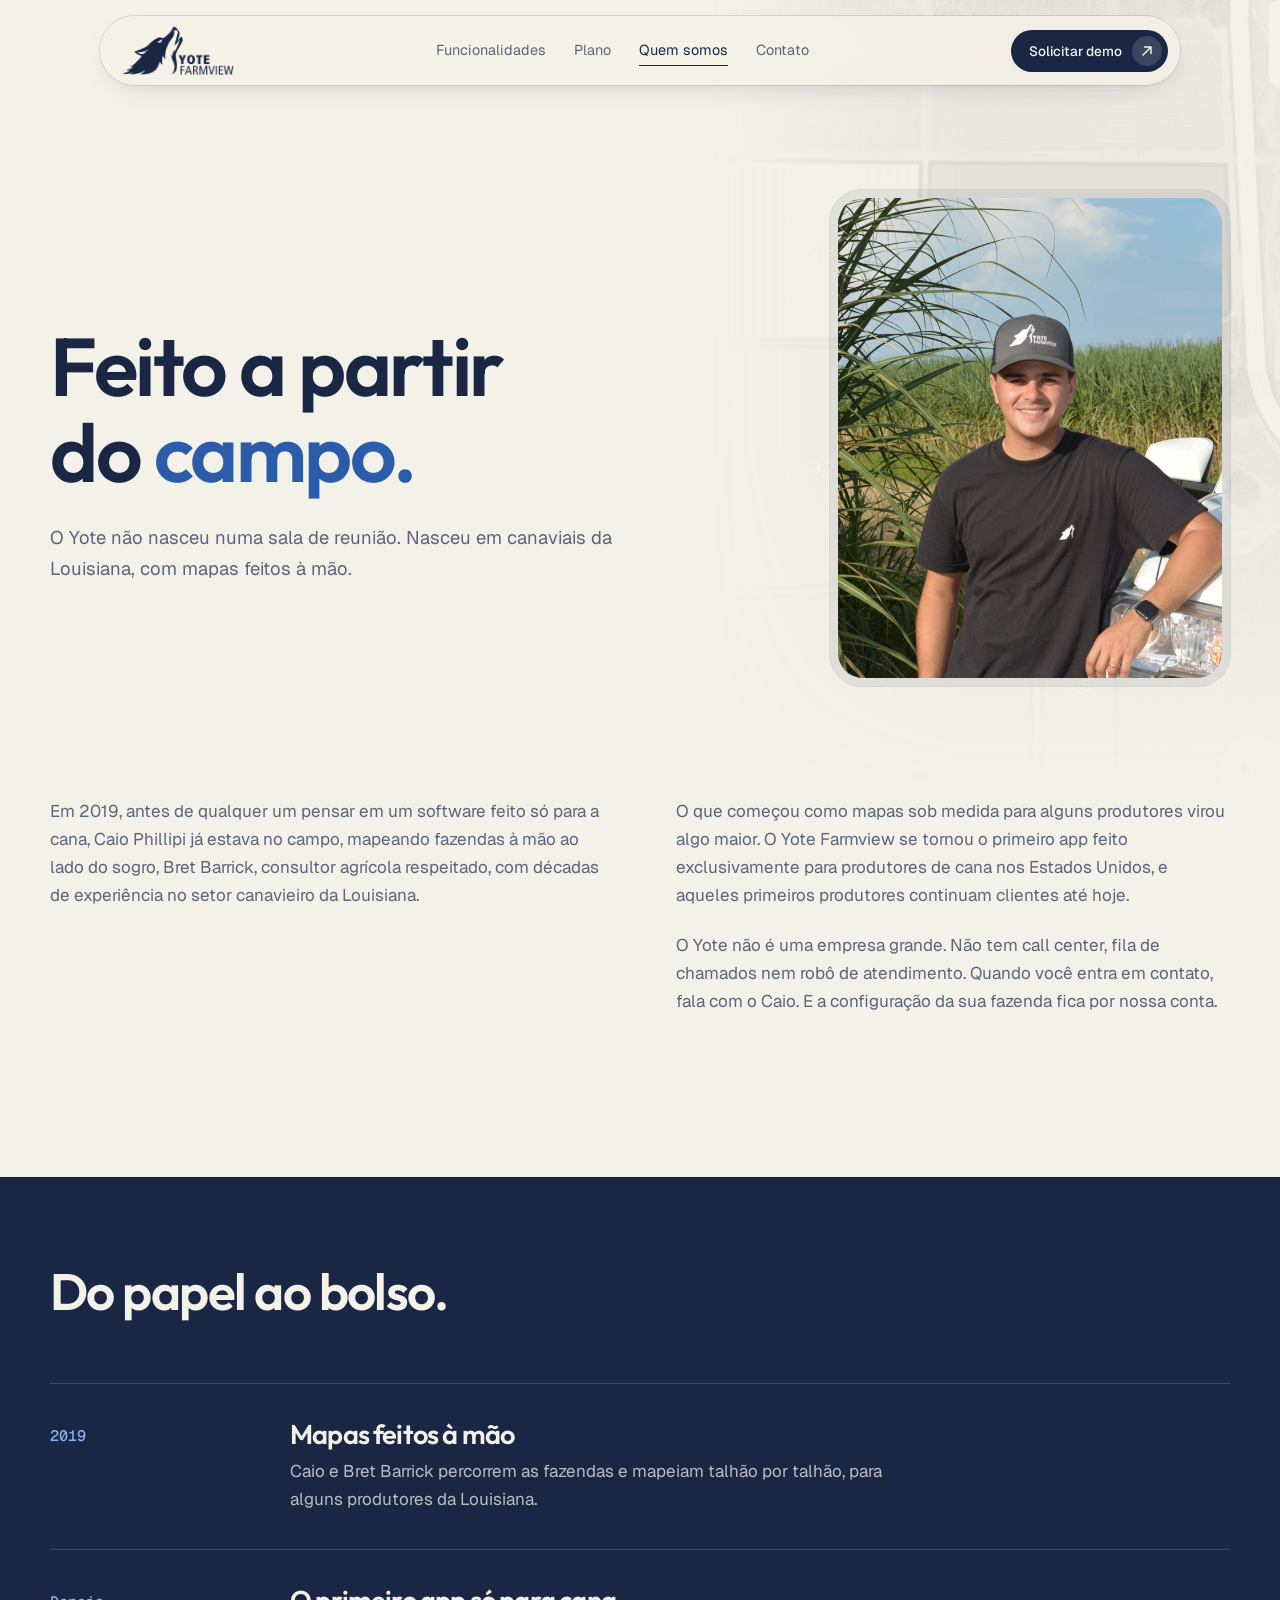
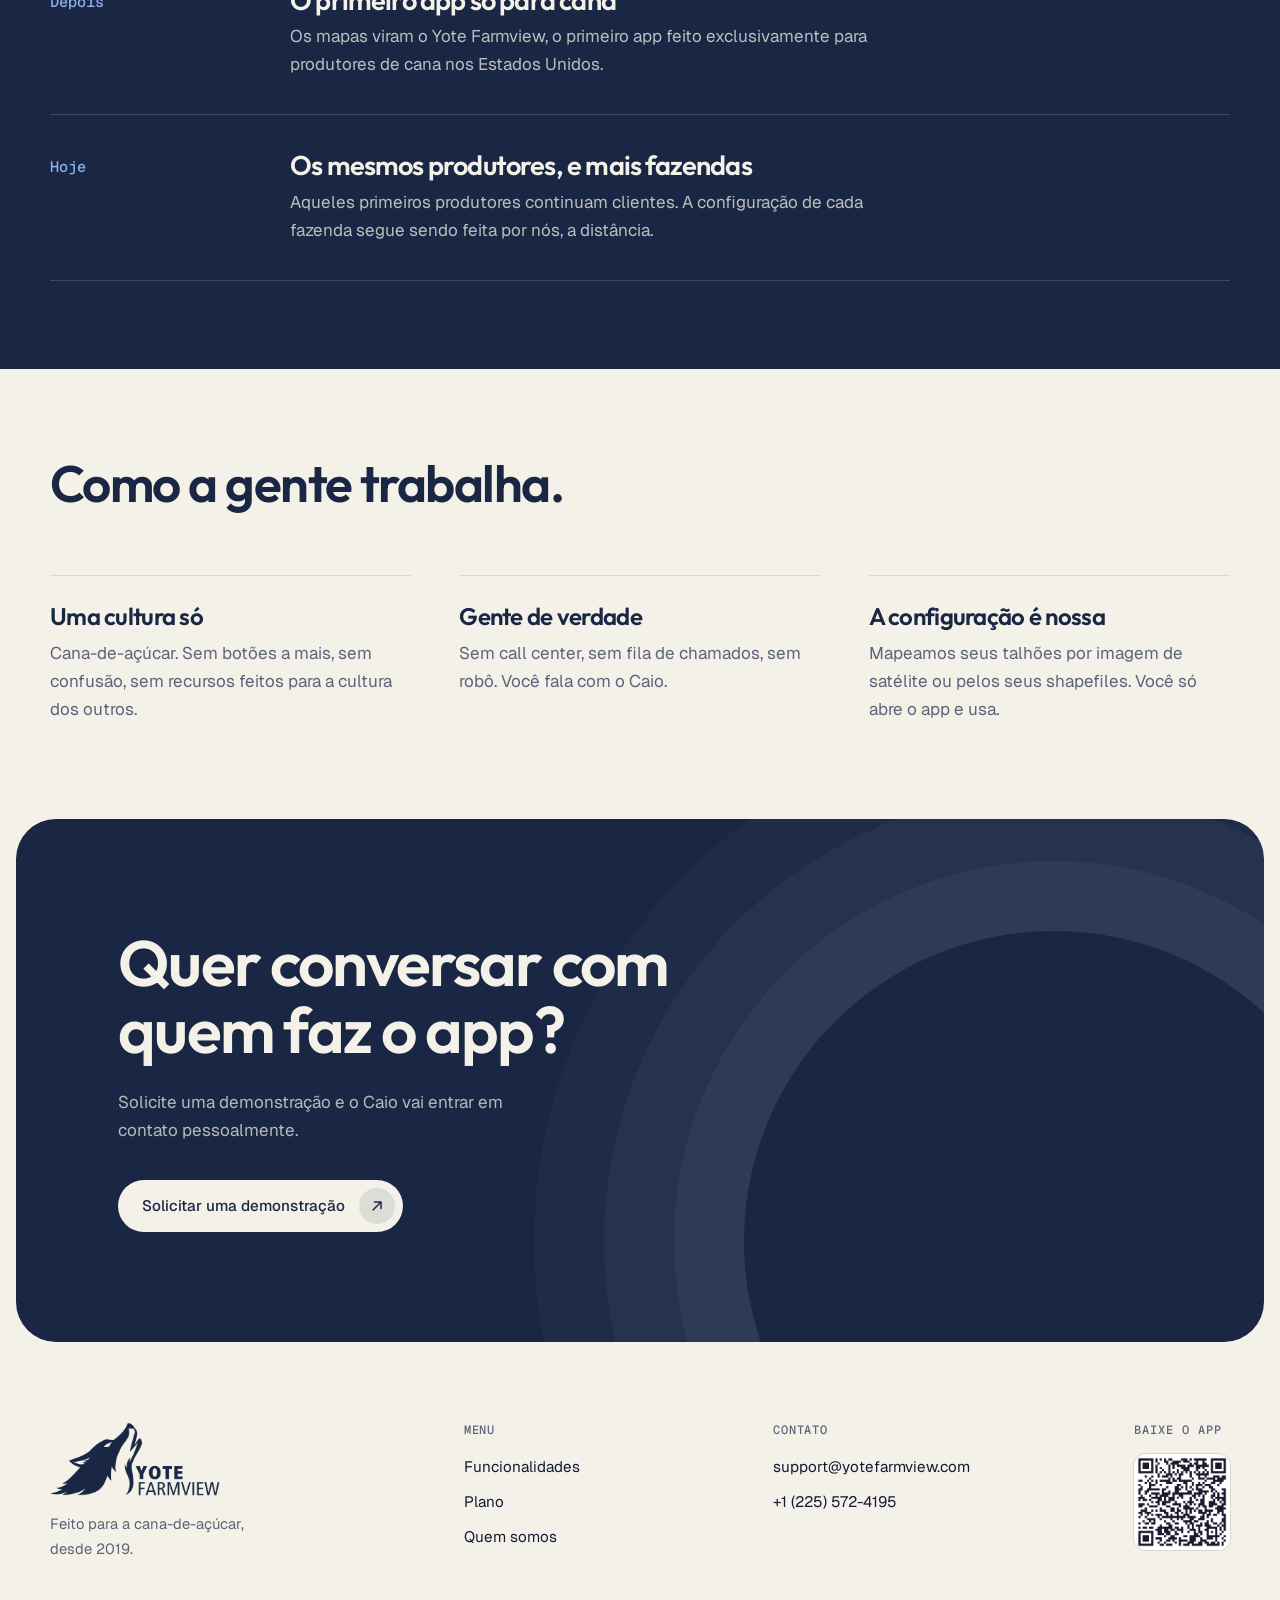
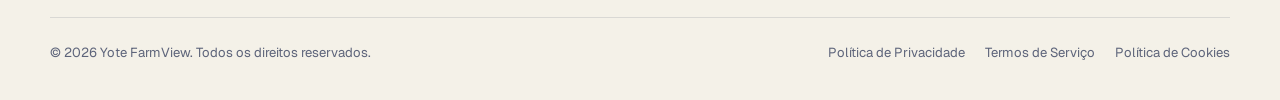
<file: sobre.html>
<!doctype html>
<html lang="pt-BR">
<head>
<meta charset="utf-8">
<meta name="viewport" content="width=device-width, initial-scale=1">
<title>Quem somos — Yote Farmview</title>
<meta name="description" content="A história do Yote Farmview, o primeiro app feito exclusivamente para produtores de cana-de-açúcar nos Estados Unidos.">
<link rel="icon" href="public/favicon-light.png" media="(prefers-color-scheme: light)">
<link rel="icon" href="public/favicon-dark.png" media="(prefers-color-scheme: dark)">
<link rel="preconnect" href="https://fonts.googleapis.com">
<link rel="preconnect" href="https://fonts.gstatic.com" crossorigin>
<link rel="preload" as="style" href="https://fonts.googleapis.com/css2?family=Outfit:wght@600&family=Geist:wght@400;500;600&family=Geist+Mono:wght@400;500&display=swap" onload="this.onload=null;this.rel='stylesheet'">
<noscript><link rel="stylesheet" href="https://fonts.googleapis.com/css2?family=Outfit:wght@600&family=Geist:wght@400;500;600&family=Geist+Mono:wght@400;500&display=swap"></noscript>
<link rel="stylesheet" href="styles.css">
<noscript><style>.reveal{opacity:1;transform:none;filter:none}</style></noscript>
</head>
<body>
<div class="progress" id="progress" aria-hidden="true"></div>
<header class="nav" id="nav">
  <a class="brand" href="./" aria-label="Yote Farmview, início"><img class="brand-mark" src="public/brand-navy.png" alt="Yote Farmview" width="958" height="422"></a>
  <nav class="nav-links" aria-label="Principal">
    <a href="funcionalidades.html">Funcionalidades</a>
    <a href="./#plano">Plano</a>
    <a href="sobre.html" aria-current="page">Quem somos</a>
    <a href="demo.html">Contato</a>
  </nav>
  <a class="btn btn-sm magnetic nav-cta" href="demo.html">
    <span class="btn-label">Solicitar demo</span>
    <span class="btn-icon" aria-hidden="true"><svg viewBox="0 0 16 16"><path d="M4 12 12 4M5.5 4H12v6.5"/></svg></span>
  </a>
  <button class="menu-btn" type="button" aria-label="Abrir menu" aria-expanded="false" aria-controls="menu"><i></i><i></i></button>
</header>
<div class="menu" id="menu" hidden>
  <nav aria-label="Menu">
    <a href="funcionalidades.html">Funcionalidades</a>
    <a href="./#plano">Plano</a>
    <a href="sobre.html" aria-current="page">Quem somos</a>
    <a href="demo.html">Contato</a>
  </nav>
  <a class="btn btn-light magnetic" href="demo.html"><span class="btn-label">Solicitar demo</span><span class="btn-icon" aria-hidden="true"><svg viewBox="0 0 16 16"><path d="M4 12 12 4M5.5 4H12v6.5"/></svg></span></a>
</div>
<main>
  <section class="page-hero has-photo">
    <div class="hero-bg" aria-hidden="true"></div>
    <div class="hero-text">
    <h1 class="hero-title"><span class="line"><span class="line-in">Feito a partir</span></span><span class="line"><span class="line-in">do <em>campo.</em></span></span></h1>
    <p class="lede reveal" style="--d:2">O Yote não nasceu numa sala de reunião. Nasceu em canaviais da Louisiana, com mapas feitos à mão.</p>
    </div>
    <figure class="story-photo hero-photo reveal">
      <div class="photo-frame"><img src="public/caio.jpg" alt="Caio Phillipi em um canavial da Louisiana" loading="lazy"></div>
      <figcaption>Caio Phillipi, em campo.</figcaption>
    </figure>
  </section>

  <section class="about-split">
    <div class="story-copy">
      <p class="reveal">Em 2019, antes de qualquer um pensar em um software feito só para a cana, Caio Phillipi já estava no campo, mapeando fazendas à mão ao lado do sogro, Bret Barrick, consultor agrícola respeitado, com décadas de experiência no setor canavieiro da Louisiana.</p>
      <p class="reveal" style="--d:1">O que começou como mapas sob medida para alguns produtores virou algo maior. O Yote Farmview se tornou o primeiro app feito exclusivamente para produtores de cana nos Estados Unidos, e aqueles primeiros produtores continuam clientes até hoje.</p>
      <p class="reveal" style="--d:2">O Yote não é uma empresa grande. Não tem call center, fila de chamados nem robô de atendimento. Quando você entra em contato, fala com o Caio. E a configuração da sua fazenda fica por nossa conta.</p>
      <p class="story-end reveal" style="--d:3">Isso não é uma limitação. É justamente esse o ponto.</p>
    </div>
  </section>

  <section class="timeline-sec">
    <h2 class="reveal">Do papel ao bolso.</h2>
    <ol class="timeline">
      <li class="reveal"><span class="when">2019</span><div><h3>Mapas feitos à mão</h3><p>Caio e Bret Barrick percorrem as fazendas e mapeiam talhão por talhão, para alguns produtores da Louisiana.</p></div></li>
      <li class="reveal" style="--d:1"><span class="when">Depois</span><div><h3>O primeiro app só para cana</h3><p>Os mapas viram o Yote Farmview, o primeiro app feito exclusivamente para produtores de cana nos Estados Unidos.</p></div></li>
      <li class="reveal" style="--d:2"><span class="when">Hoje</span><div><h3>Os mesmos produtores, e mais fazendas</h3><p>Aqueles primeiros produtores continuam clientes. A configuração de cada fazenda segue sendo feita por nós, a distância.</p></div></li>
    </ol>
  </section>

  <section class="principles">
    <h2 class="reveal">Como a gente trabalha.</h2>
    <div class="principles-grid">
      <div class="reveal"><h3>Uma cultura só</h3><p>Cana-de-açúcar. Sem botões a mais, sem confusão, sem recursos feitos para a cultura dos outros.</p></div>
      <div class="reveal" style="--d:1"><h3>Gente de verdade</h3><p>Sem call center, sem fila de chamados, sem robô. Você fala com o Caio.</p></div>
      <div class="reveal" style="--d:2"><h3>A configuração é nossa</h3><p>Mapeamos seus talhões por imagem de satélite ou pelos seus shapefiles. Você só abre o app e usa.</p></div>
    </div>
  </section>

  <section class="cta"><div class="cta-in">
    <h2 class="reveal">Quer conversar com quem faz o app?</h2>
    <p class="reveal" style="--d:1">Solicite uma demonstração e o Caio vai entrar em contato pessoalmente.</p>
    <div class="reveal" style="--d:2"><a class="btn btn-light magnetic" href="demo.html"><span class="btn-label">Solicitar uma demonstração</span><span class="btn-icon" aria-hidden="true"><svg viewBox="0 0 16 16"><path d="M4 12 12 4M5.5 4H12v6.5"/></svg></span></a></div>
  </div></section>
</main>
<footer class="foot" id="contato">
  <div class="foot-top">
    <div>
      <img class="brand-mark brand-mark-light" src="public/brand-navy.png" alt="Yote Farmview" width="958" height="422">
      <p class="foot-tag">Feito para a cana-de-açúcar, desde 2019.</p>
    </div>
    <div class="foot-col">
      <h4>Menu</h4>
      <a href="funcionalidades.html">Funcionalidades</a>
      <a href="./#plano">Plano</a>
      <a href="sobre.html">Quem somos</a>
    </div>
    <div class="foot-col">
      <h4>Contato</h4>
      <a href="mailto:support@yotefarmview.com">support@yotefarmview.com</a>
      <a href="tel:+12255724195">+1 (225) 572-4195</a>
    </div>
    <div class="foot-col foot-app">
      <h4>Baixe o app</h4>
      <img src="public/app-store-qr.png" alt="QR code para baixar o Yote Farmview na App Store" width="96" height="96" loading="lazy">
    </div>
  </div>
  <div class="foot-bot">
    <span>© 2026 Yote FarmView. Todos os direitos reservados.</span>
    <span class="foot-legal"><a href="#">Política de Privacidade</a><a href="#">Termos de Serviço</a><a href="#">Política de Cookies</a></span>
  </div>
</footer>
<script src="main.js" defer></script>
</body>
</html>
</file>
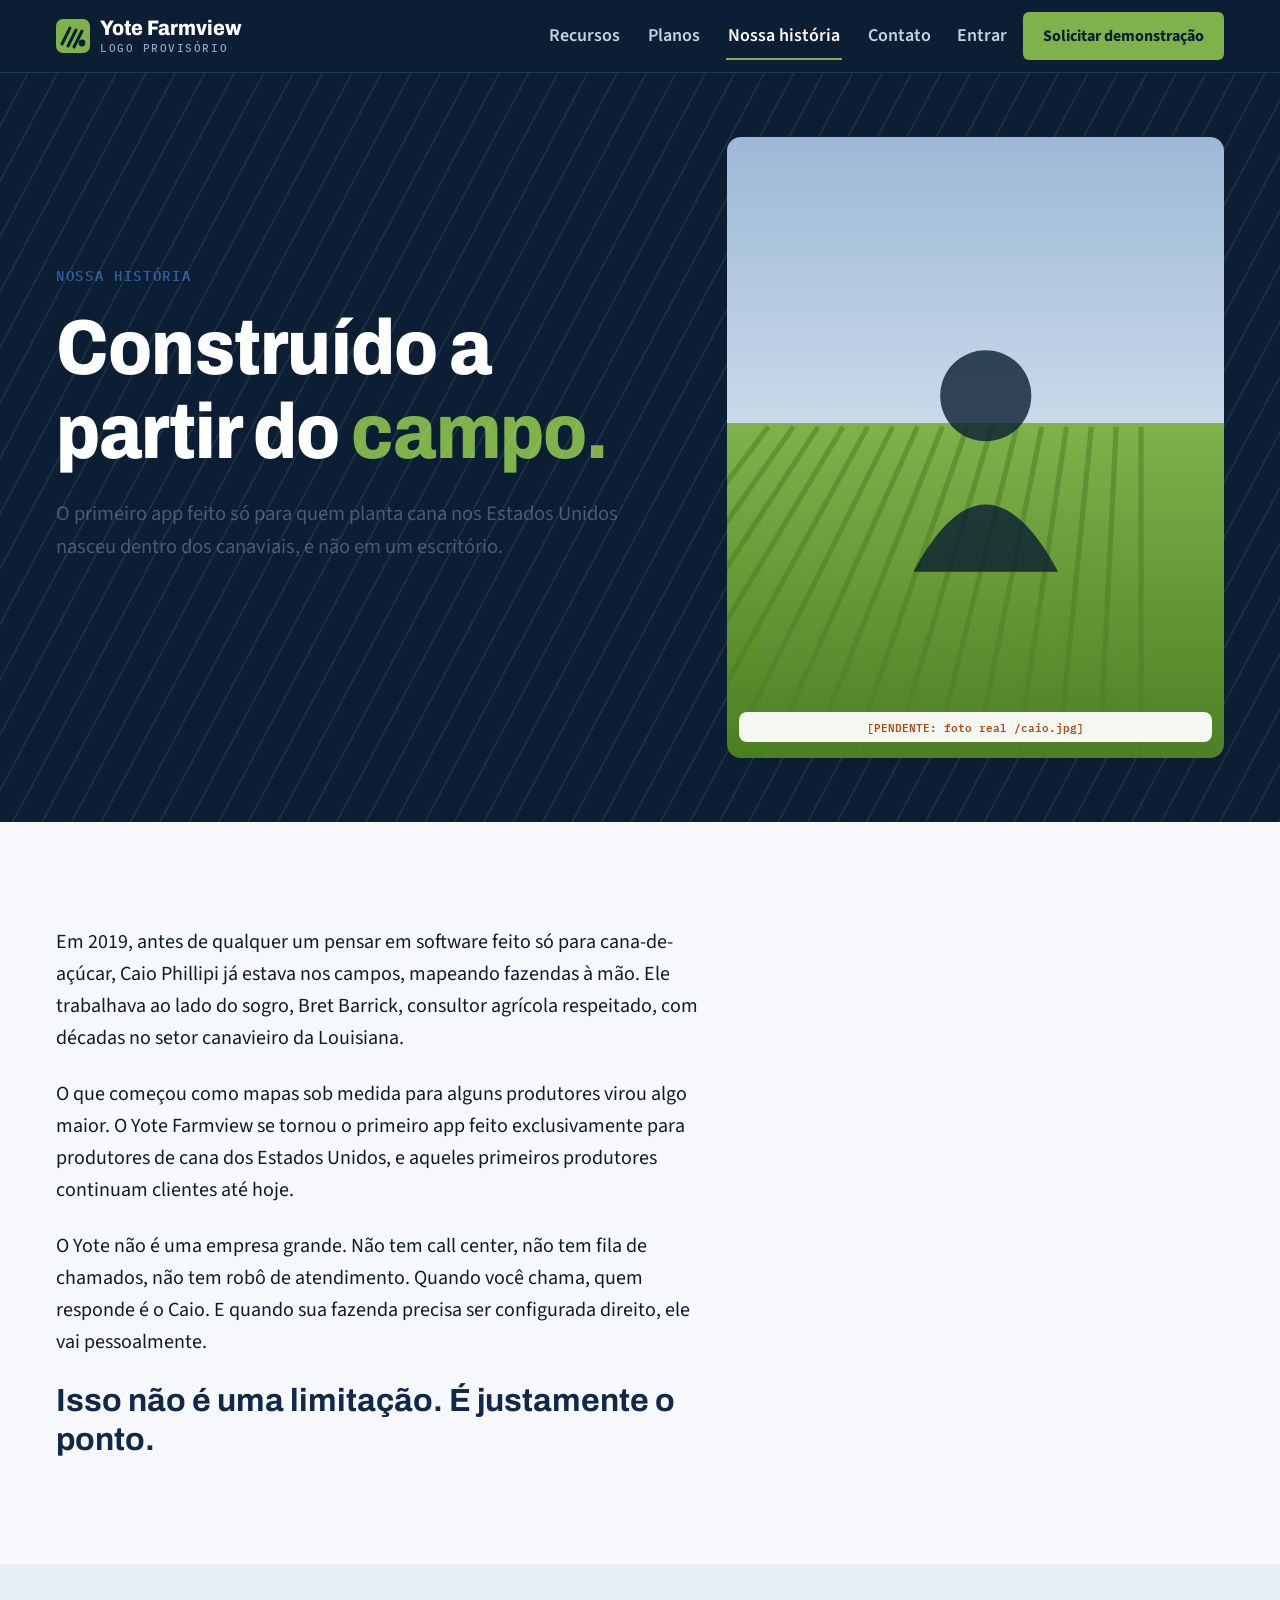
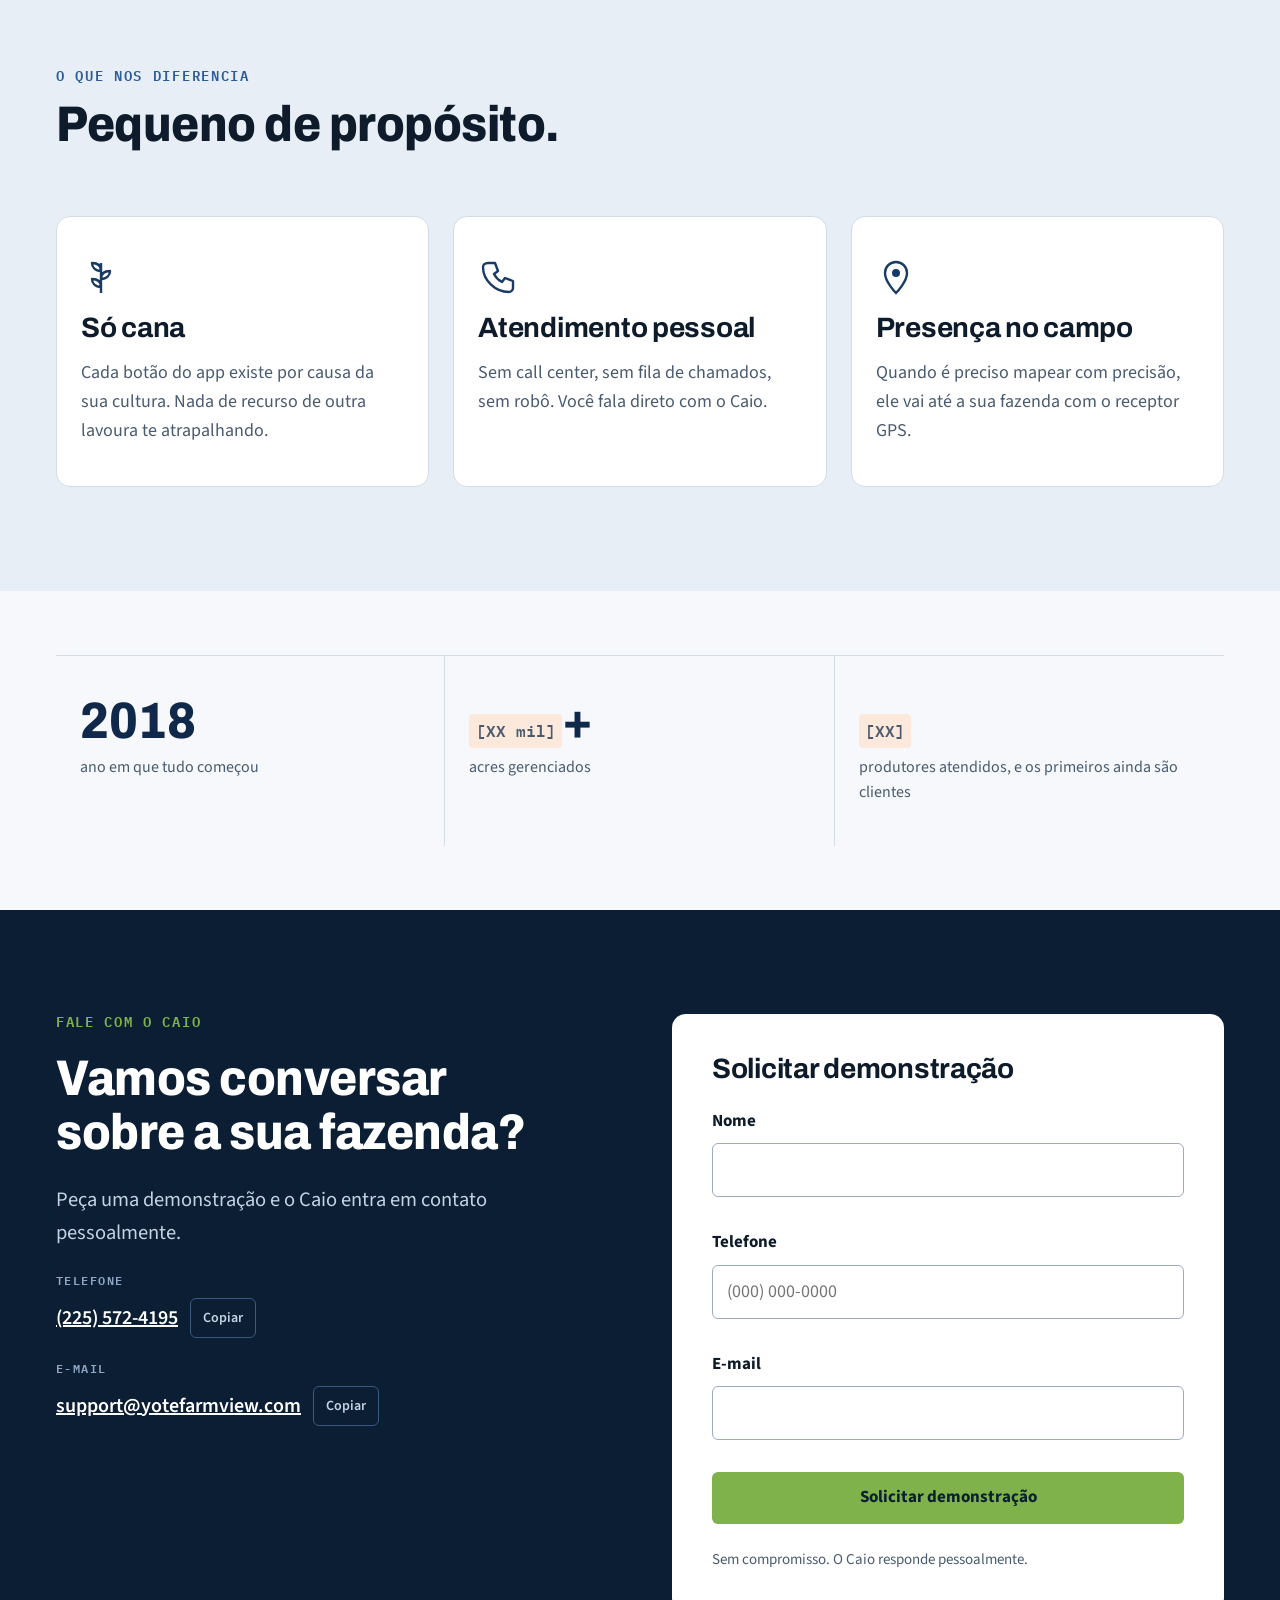
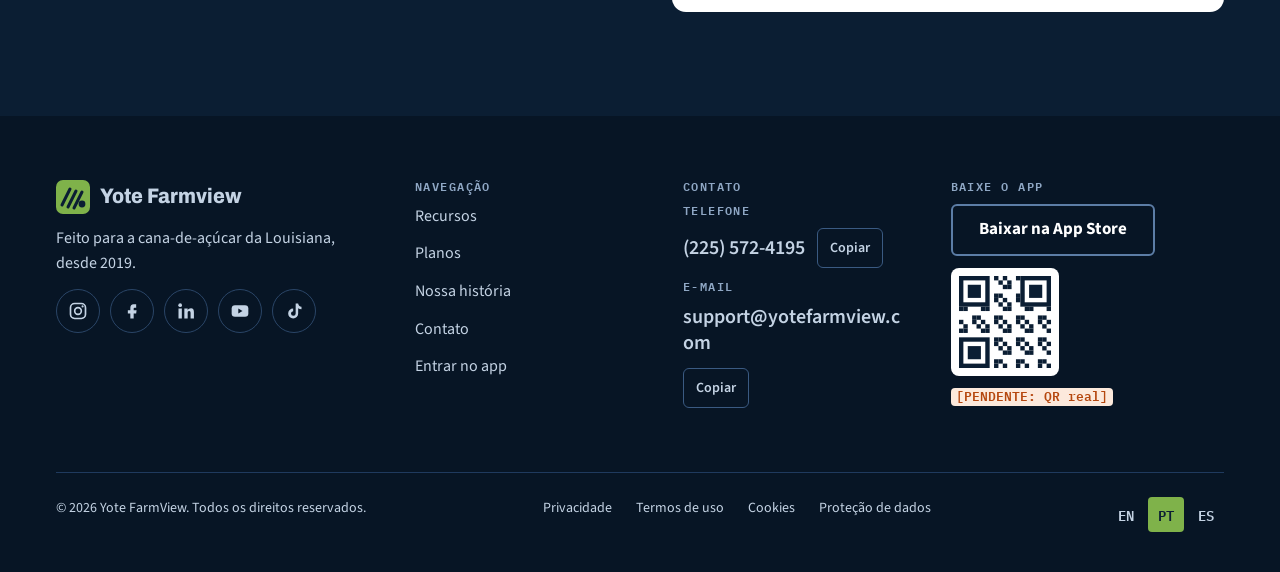
<file: site/sobre.html>
<!doctype html><html lang="pt-BR"><head><meta charset="utf-8"><meta name="viewport" content="width=device-width,initial-scale=1,viewport-fit=cover"><style>:root{padding-top:env(safe-area-inset-top,0px);padding-bottom:env(safe-area-inset-bottom,0px)}body{margin:0}img{max-width:100%}[hidden]{display:none!important}</style></head><body data-page="sobre"><title>Sobre nós Yote Farmview</title>
<meta name="claude:viewport-fit-sides" content="cover">
<meta name="description" content="A história do Yote Farmview: o primeiro app feito só para produtores de cana dos Estados Unidos, criado por Caio Phillipi na Louisiana.">
<link rel="preconnect" href="https://fonts.googleapis.com"><link rel="preconnect" href="https://fonts.gstatic.com" crossorigin>
<link rel="stylesheet" href="https://fonts.googleapis.com/css2?family=Archivo:wdth,wght@75..100,600..800&family=IBM+Plex+Mono:wght@500;600&family=Source+Sans+3:wght@400;600;700&display=swap">
<style>/* Layout: faixas horizontais de largura total, conteúdo em grade de 12 colunas até 1200px; mockups de celular alternam lado. */
:root{
  color-scheme: light;
  --navy-900:#0B1E33; --navy-800:#10294A; --navy-700:#173A66; --navy-500:#2C5C9A;
  --sky-100:#E7EEF6; --paper:#F6F8FB; --white:#FFFFFF;
  --ink:#0E1B2B; --ink-soft:#4A5B70; --line:#D3DDE8;
  --cane:#7FB24A; --cane-dark:#4E7F25; --gold:#E2B33C; --pending:#B5470F;
  --f-display:"Archivo","Arial Narrow",Arial,sans-serif;
  --f-body:"Source Sans 3","Segoe UI",Roboto,Arial,sans-serif;
  --f-mono:"IBM Plex Mono",ui-monospace,Menlo,monospace;
  --s1:8px;--s2:16px;--s3:24px;--s4:40px;--s5:64px;--s6:104px;
  --r-sm:6px;--r-md:14px;--r-phone:38px;
  --shadow:0 24px 60px -24px rgba(11,30,51,.45);
}
*{box-sizing:border-box}
html{scroll-behavior:smooth;scroll-padding-top:84px}
body{background:var(--paper);color:var(--ink);font:400 18px/1.6 var(--f-body);-webkit-font-smoothing:antialiased}
body::before{content:"";position:fixed;inset:0 0 auto;height:env(safe-area-inset-top,0px);z-index:60;background:var(--navy-900)}
h1,h2,h3{font-family:var(--f-display);line-height:1.08;text-wrap:balance;margin:0;letter-spacing:-.01em}
h1{font-size:clamp(40px,6.4vw,78px);font-weight:800;font-stretch:88%}
h2{font-size:clamp(30px,4.2vw,50px);font-weight:800;font-stretch:90%}
h3{font-size:clamp(22px,2.4vw,28px);font-weight:700}
p{margin:0}
a{color:inherit}
:focus-visible{outline:3px solid var(--gold);outline-offset:3px;border-radius:4px}
.wrap{max-width:1200px;margin:0 auto;padding-left:max(16px,env(safe-area-inset-left,0px));padding-right:max(16px,env(safe-area-inset-right,0px))}
.band{padding-block:var(--s6)}
.band.tight{padding-block:var(--s5)}
.dark{background:var(--navy-900);color:var(--white)}
.mid{background:var(--sky-100)}
.eyebrow{font:600 14px/1 var(--f-mono);letter-spacing:.12em;text-transform:uppercase;color:var(--navy-500)}
.dark .eyebrow{color:var(--cane)}
.lead{font-size:clamp(19px,1.6vw,22px);color:var(--ink-soft);max-width:60ch}
.dark .lead{color:#C4D3E4}
.pend{background:#FCE9DC;color:var(--pending);font:600 .8em/1 var(--f-mono);padding:.2em .4em;border-radius:4px;white-space:nowrap}
/* Botões */
.btn{display:inline-flex;align-items:center;justify-content:center;gap:10px;min-height:52px;padding:0 26px;border-radius:var(--r-sm);font:700 17px/1 var(--f-body);text-decoration:none;cursor:pointer;border:2px solid transparent;transition:transform .15s,background .15s,border-color .15s}
.btn-primary{background:var(--cane);color:var(--navy-900)}
.btn-primary:hover{background:#93C55C;transform:translateY(-1px)}
.btn-secondary{background:transparent;color:var(--navy-800);border-color:var(--navy-800)}
.btn-secondary:hover{background:var(--navy-800);color:var(--white)}
.dark .btn-secondary{color:var(--white);border-color:#5C7DA6}
.dark .btn-secondary:hover{background:var(--white);color:var(--navy-900)}
.btn-row{display:flex;flex-wrap:wrap;gap:var(--s2)}
/* Cabeçalho */
.hdr{position:sticky;top:env(safe-area-inset-top,0px);z-index:50;background:var(--navy-900);color:var(--white);border-bottom:1px solid #1F3A5E}
.hdr .wrap{display:flex;align-items:center;gap:var(--s3);min-height:72px}
.logo{display:flex;align-items:center;gap:10px;text-decoration:none;font:800 21px/1 var(--f-display);font-stretch:90%;color:var(--white)}
.logo svg{flex:none}
.logo small{font:500 11px/1 var(--f-mono);letter-spacing:.14em;color:#8FA7C4;display:block;margin-top:4px}
.nav{display:flex;gap:var(--s3);margin-left:auto}
.nav a{text-decoration:none;font-weight:600;color:#C4D3E4;padding:10px 2px}
.nav a:hover,.nav a[aria-current="page"]{color:var(--white);box-shadow:inset 0 -2px 0 var(--cane)}
.hdr-act{display:flex;align-items:center;gap:var(--s2)}
.hdr-act .login{color:#C4D3E4;font-weight:600;text-decoration:none}
.hdr .btn{min-height:48px;padding:0 18px;font-size:16px}
.burger{display:none;background:none;border:1px solid #3A5A82;color:var(--white);width:48px;height:48px;border-radius:var(--r-sm);cursor:pointer}
@media (max-width:980px){
  .nav{display:none;position:absolute;left:0;right:0;top:72px;flex-direction:column;gap:0;background:var(--navy-900);padding:var(--s2) max(16px,env(safe-area-inset-right,0px)) var(--s3) max(16px,env(safe-area-inset-left,0px));border-bottom:1px solid #1F3A5E}
  .nav.open{display:flex}
  .nav a{padding:14px 0;font-size:19px;border-bottom:1px solid #1F3A5E}
  .burger{display:inline-grid;place-items:center;order:3}
  .hdr-act{margin-left:auto}
  .hdr-act .login{display:none}
}
@media (max-width:420px){.hdr .btn{padding:0 12px;font-size:15px}.logo small{display:none}.logo{font-size:18px}}
/* Hero */
.hero{background:var(--navy-900);color:var(--white);overflow:hidden;position:relative}
.hero .wrap{display:grid;grid-template-columns:1.1fr .9fr;gap:var(--s5);align-items:center;padding-block:var(--s5) 0}
.hero-copy{display:grid;gap:var(--s3);padding-bottom:var(--s5);min-width:0}
.hero h1 em{font-style:normal;color:var(--cane)}
.micro{font-size:16px;color:#8FA7C4;display:flex;align-items:center;gap:10px}
.micro::before{content:"";width:10px;height:10px;border-radius:50%;background:var(--cane);flex:none}
.rows-bg{position:absolute;inset:0;pointer-events:none;opacity:.07;background:repeating-linear-gradient(-62deg,var(--white) 0 2px,transparent 2px 26px)}
@media (max-width:860px){.hero .wrap{grid-template-columns:1fr;gap:var(--s4)}.hero-copy{padding-bottom:0}}
/* Celular */
.phone{position:relative;width:min(300px,78vw);aspect-ratio:9/19;max-width:100%;border-radius:var(--r-phone);background:#05101D;padding:10px;box-shadow:var(--shadow);margin-inline:auto}
.phone::before{content:"";position:absolute;top:18px;left:50%;translate:-50% 0;width:84px;height:22px;border-radius:12px;background:#05101D;z-index:2}
.screen{width:100%;height:100%;border-radius:calc(var(--r-phone) - 10px);overflow:hidden;background:var(--sky-100);position:relative}
.screen svg{display:block;width:100%;height:100%}
.ph-tag{position:absolute;left:12px;right:12px;bottom:12px;background:rgba(255,255,255,.94);color:var(--pending);font:600 11px/1.3 var(--f-mono);padding:8px 10px;border-radius:8px;text-align:center}
.hero .phone{margin-bottom:-60px}
/* Credibilidade */
.stats{display:grid;grid-template-columns:repeat(4,1fr);gap:0;border-top:1px solid var(--line)}
.stat{padding:var(--s4) var(--s3);border-right:1px solid var(--line);display:grid;gap:8px;align-content:start}
.stat:last-child{border-right:0}
.stat b{font:800 clamp(34px,4vw,52px)/1 var(--f-display);font-stretch:88%;color:var(--navy-800);font-variant-numeric:tabular-nums}
.stat span{color:var(--ink-soft);font-size:16px}
@media (max-width:860px){.stats{grid-template-columns:1fr 1fr}.stat:nth-child(2){border-right:0}.stat:nth-child(-n+2){border-bottom:1px solid var(--line)}}
@media (max-width:420px){.stat{padding:var(--s3) var(--s2)}}
/* Split */
.split{display:grid;grid-template-columns:1fr 1fr;gap:var(--s5);align-items:center}
.split>*{min-width:0}
.split .txt{display:grid;gap:var(--s3)}
.split.rev .txt{order:2}
@media (max-width:860px){.split{grid-template-columns:1fr;gap:var(--s4)}.split.rev .txt{order:0}}
.sec-head{display:grid;gap:var(--s2);max-width:760px;margin-bottom:var(--s5)}
.feat{display:grid;gap:var(--s6)}
.feat .tag{font:600 13px/1 var(--f-mono);letter-spacing:.1em;text-transform:uppercase;color:var(--cane-dark)}
.center{text-align:center;margin-top:var(--s5)}
/* Planos */
.plans{display:grid;grid-template-columns:1fr 1fr;gap:var(--s3);align-items:start}
.plan{background:var(--white);border:1px solid var(--line);border-radius:var(--r-md);padding:var(--s4);display:grid;gap:var(--s3);min-width:0}
.plan.premium{background:var(--navy-800);color:var(--white);border-color:var(--navy-800);box-shadow:var(--shadow)}
.plan .badge{justify-self:start;background:var(--gold);color:var(--navy-900);font:700 13px/1 var(--f-mono);letter-spacing:.08em;text-transform:uppercase;padding:7px 10px;border-radius:4px}
.plan p.desc{color:var(--ink-soft)}
.plan.premium p.desc,.plan.premium .note{color:#C4D3E4}
.plan .note{font-size:16px;color:var(--ink-soft);border-left:3px solid var(--cane);padding-left:var(--s2)}
.checks{list-style:none;margin:0;padding:0;display:grid;gap:12px}
.checks li{display:grid;grid-template-columns:22px 1fr;gap:12px;font-size:17px}
.checks svg{margin-top:4px}
.plan .btn{justify-self:start}
.tip{margin-top:var(--s3);background:var(--white);border:1px dashed var(--navy-500);border-radius:var(--r-md);padding:var(--s3) var(--s4);display:grid;grid-template-columns:auto 1fr;gap:var(--s2);align-items:start}
.tip b{font:700 13px/1.6 var(--f-mono);text-transform:uppercase;letter-spacing:.1em;color:var(--navy-500)}
@media (max-width:860px){.plans{grid-template-columns:1fr}.plan{padding:var(--s3)}.tip{grid-template-columns:1fr;padding:var(--s3)}}
/* Passos */
.steps{list-style:none;margin:0;padding:0;display:grid;grid-template-columns:repeat(3,1fr);gap:var(--s4);counter-reset:s}
.steps li{display:grid;gap:var(--s2);padding-top:var(--s3);border-top:3px solid var(--cane);counter-increment:s;min-width:0}
.steps li::before{content:counter(s);font:800 56px/1 var(--f-display);color:#2C4A70}
.steps p{color:#C4D3E4}
@media (max-width:860px){.steps{grid-template-columns:1fr}}
/* Depoimentos */
.quotes{display:grid;grid-template-columns:repeat(auto-fit,minmax(280px,1fr));gap:var(--s3)}
.quote{background:var(--white);border:1px solid var(--line);border-radius:var(--r-md);padding:var(--s4) var(--s3);display:grid;gap:var(--s2)}
.quote blockquote{margin:0;font-size:19px}
.quote cite{font-style:normal;font-weight:700}
.quote cite span{display:block;font-weight:400;color:var(--ink-soft);font-size:15px}
/* Foto */
.photo{position:relative;border-radius:var(--r-md);overflow:hidden;aspect-ratio:4/5;max-width:100%;background:linear-gradient(180deg,#9DB8D6 0%,#C9D9EA 46%,var(--cane) 46%,var(--cane-dark) 100%)}
.photo.wide{aspect-ratio:16/9}
.photo .ph-tag{bottom:16px}
.photo svg{position:absolute;inset:0;width:100%;height:100%}
/* FAQ */
.faq{max-width:860px;border-top:1px solid var(--line)}
.faq h3{font-size:inherit}
.faq button{all:unset;box-sizing:border-box;width:100%;display:flex;justify-content:space-between;gap:var(--s2);align-items:center;min-height:64px;padding:var(--s2) 0;cursor:pointer;font:700 clamp(18px,1.8vw,21px)/1.3 var(--f-body);color:var(--ink)}
.faq button:focus-visible{outline:3px solid var(--gold)}
.faq .ico{flex:none;width:32px;height:32px;border-radius:50%;border:2px solid var(--navy-800);display:grid;place-items:center;transition:transform .25s}
.faq button[aria-expanded="true"] .ico{transform:rotate(45deg);background:var(--navy-800);color:var(--white)}
.faq .item{border-bottom:1px solid var(--line)}
.faq .ans{display:grid;grid-template-rows:0fr;transition:grid-template-rows .3s}
.faq .ans.open{grid-template-rows:1fr}
.faq .ans>div{overflow:hidden}
.faq .ans p{padding-bottom:var(--s3);color:var(--ink-soft);max-width:65ch}
/* Contato */
.contact .wrap{display:grid;grid-template-columns:1fr 1fr;gap:var(--s5);align-items:start}
.contact .wrap>*{min-width:0}
.contact-info{display:grid;gap:var(--s3)}
.cline{display:flex;flex-wrap:wrap;align-items:center;gap:12px;font:600 20px/1.3 var(--f-body)}
.cline .lbl{display:block;width:100%;font:600 12px/1 var(--f-mono);letter-spacing:.12em;text-transform:uppercase;color:#8FA7C4}
.cline .val{user-select:all;overflow-wrap:anywhere}
.copy{background:transparent;color:#C4D3E4;border:1px solid #3A5A82;border-radius:var(--r-sm);min-height:40px;padding:0 12px;font:600 14px var(--f-body);cursor:pointer}
.copy:hover{color:var(--white);border-color:var(--white)}
form.lead-form{background:var(--white);color:var(--ink);border-radius:var(--r-md);padding:var(--s4);display:grid;gap:var(--s3)}
.field{display:grid;gap:8px}
.field label{font-weight:700;font-size:17px}
.field input{min-height:54px;border:1.5px solid #9AACBF;border-radius:var(--r-sm);padding:0 14px;font:400 18px var(--f-body);color:var(--ink);background:var(--white);width:100%}
.field input:focus{outline:3px solid var(--gold);outline-offset:1px;border-color:var(--navy-700)}
.field input[aria-invalid="true"]{border-color:var(--pending)}
.err{color:var(--pending);font-size:15px;min-height:0}
.hp{position:absolute;left:-9999px;width:1px;height:1px;overflow:hidden}
.form-micro{font-size:15px;color:var(--ink-soft)}
.status{border-radius:var(--r-sm);padding:var(--s2);font-weight:600}
.status.ok{background:#E8F3DC;color:#2F5413}
.status.bad{background:#FCE9DC;color:var(--pending)}
.status small{display:block;font-weight:400;margin-top:6px;color:var(--ink-soft)}
form.lead-form .btn{width:100%}
.btn[aria-busy="true"]{opacity:.7;pointer-events:none}
@media (max-width:860px){.contact .wrap{grid-template-columns:1fr;gap:var(--s4)}form.lead-form{padding:var(--s3)}}
/* Rodapé */
.ftr{background:#071525;color:#C4D3E4;padding-block:var(--s5) var(--s4);font-size:16px}
.ftr-grid{display:grid;grid-template-columns:1.4fr 1fr 1fr 1.2fr;gap:var(--s4)}
.ftr-grid>*{min-width:0;display:grid;gap:12px;align-content:start}
.ftr h4{margin:0;font:600 12px/1 var(--f-mono);letter-spacing:.12em;text-transform:uppercase;color:#8FA7C4}
.ftr a{text-decoration:none;color:#C4D3E4}
.ftr a:hover{color:var(--white);text-decoration:underline}
.ftr .val{overflow-wrap:anywhere}
.qr{width:108px;height:108px;background:var(--white);border-radius:8px;padding:8px}
.socials{display:flex;flex-wrap:wrap;gap:10px}
.socials a{width:44px;height:44px;border:1px solid #2A4567;border-radius:50%;display:grid;place-items:center}
.ftr-bottom{margin-top:var(--s5);padding-top:var(--s3);border-top:1px solid #1F3A5E;display:flex;flex-wrap:wrap;gap:var(--s2) var(--s4);justify-content:space-between;font-size:14px}
.ftr-bottom nav{display:flex;flex-wrap:wrap;gap:var(--s3)}
.lang{display:flex;gap:4px;font:600 14px var(--f-mono)}
.lang a,.lang span{padding:6px 10px;border-radius:4px}
.lang span{background:var(--cane);color:var(--navy-900)}
@media (max-width:980px){.ftr-grid{grid-template-columns:1fr 1fr}}
@media (max-width:520px){.ftr-grid{grid-template-columns:1fr}}
/* Sobre */
.story{max-width:65ch;display:grid;gap:var(--s3);font-size:20px}
.story strong{font-family:var(--f-display);font-size:clamp(24px,2.6vw,32px);line-height:1.2;color:var(--navy-800)}
.cards3{display:grid;grid-template-columns:repeat(3,1fr);gap:var(--s3)}
.card{background:var(--white);border:1px solid var(--line);border-radius:var(--r-md);padding:var(--s4) var(--s3);display:grid;gap:var(--s2);align-content:start}
.card svg{color:var(--navy-700)}
.card p{color:var(--ink-soft)}
@media (max-width:860px){.cards3{grid-template-columns:1fr}}
.stats.three{grid-template-columns:repeat(3,1fr)}
.stats.three .stat:nth-child(2){border-right:1px solid var(--line)}
@media (max-width:700px){.stats.three{grid-template-columns:1fr}.stats.three .stat{border-right:0!important;border-bottom:1px solid var(--line)}}
/* Movimento */
.reveal{transition:transform .7s cubic-bezier(.2,.7,.2,1)}
.js .reveal.pre{transform:translateY(24px)}
@media (prefers-reduced-motion:reduce){html{scroll-behavior:auto}*{transition:none!important;animation:none!important}.js .reveal.pre{transform:none}}
</style>
<script type="application/ld+json">{"@context": "https://schema.org", "@type": "Organization", "name": "Yote Farmview", "url": "https://www.yotefarmview.com", "email": "support@yotefarmview.com", "telephone": "+1-225-572-4195", "founder": {"@type": "Person", "name": "Caio Phillipi"}, "foundingDate": "2019", "areaServed": "Louisiana, US", "sameAs": ["https://www.instagram.com/yotefarmview/", "https://www.facebook.com/profile.php?id=61587002848336", "https://www.linkedin.com/company/yote-farmview", "https://www.youtube.com/@YoteFarmView", "https://www.tiktok.com/@yotefarmview"]}</script>
<a class="pend" href="#conteudo" style="position:absolute;left:-9999px" onfocus="this.style.left='16px'" onblur="this.style.left='-9999px'">Pular para o conteúdo</a>
<header class="hdr"><div class="wrap">
<a class="logo" href="./" aria-label="Yote Farmview, início"><svg width="34" height="34" viewBox="0 0 34 34" aria-hidden="true"><rect width="34" height="34" rx="7" fill="#7FB24A"/><path d="M6 25 L14 9 M12 27 L20 11 M18 28 L26 12" stroke="#0B1E33" stroke-width="3" stroke-linecap="round"/><circle cx="26" cy="24" r="3.4" fill="#0B1E33"/></svg><span>Yote Farmview<small>LOGO PROVISÓRIO</small></span></a>
<nav class="nav" id="menu" aria-label="Principal">
<a href="./#recursos">Recursos</a><a href="./#planos">Planos</a><a href="sobre.html" aria-current="page">Nossa história</a><a href="#contato">Contato</a>
</nav>
<div class="hdr-act"><a class="login" href="https://www.yotefarmview.app" target="_blank" rel="noopener">Entrar</a>
<a class="btn btn-primary" href="#contato" data-track="click_solicitar_demonstracao" data-where="cabecalho">Solicitar demonstração</a></div>
<button class="burger" aria-expanded="false" aria-controls="menu" aria-label="Abrir menu"><svg width="22" height="22" viewBox="0 0 22 22" aria-hidden="true"><path d="M3 6h16M3 11h16M3 16h16" stroke="currentColor" stroke-width="2.2" stroke-linecap="round"/></svg></button>
</div></header>
<main id="conteudo">
<section class="hero" aria-labelledby="h1"><div class="rows-bg" aria-hidden="true"></div><div class="wrap" style="padding-bottom:var(--s5)">
<div class="hero-copy"><p class="eyebrow">Nossa história</p><h1 id="h1">Construído a partir do <em>campo.</em></h1>
<p class="lead">O primeiro app feito só para quem planta cana nos Estados Unidos nasceu dentro dos canaviais, e não em um escritório.</p></div>
<div class="photo " role="img" aria-label="Espaço para a foto de Caio Phillipi no canavial"><svg viewBox="0 0 480 600" preserveAspectRatio="none" aria-hidden="true"><path d="M-200 600 L40 280" stroke="#4E7F25" stroke-width="5" opacity=".55"/><path d="M-160 600 L64 280" stroke="#4E7F25" stroke-width="5" opacity=".55"/><path d="M-120 600 L88 280" stroke="#4E7F25" stroke-width="5" opacity=".55"/><path d="M-80 600 L112 280" stroke="#4E7F25" stroke-width="5" opacity=".55"/><path d="M-40 600 L136 280" stroke="#4E7F25" stroke-width="5" opacity=".55"/><path d="M0 600 L160 280" stroke="#4E7F25" stroke-width="5" opacity=".55"/><path d="M40 600 L184 280" stroke="#4E7F25" stroke-width="5" opacity=".55"/><path d="M80 600 L208 280" stroke="#4E7F25" stroke-width="5" opacity=".55"/><path d="M120 600 L232 280" stroke="#4E7F25" stroke-width="5" opacity=".55"/><path d="M160 600 L256 280" stroke="#4E7F25" stroke-width="5" opacity=".55"/><path d="M200 600 L280 280" stroke="#4E7F25" stroke-width="5" opacity=".55"/><path d="M240 600 L304 280" stroke="#4E7F25" stroke-width="5" opacity=".55"/><path d="M280 600 L328 280" stroke="#4E7F25" stroke-width="5" opacity=".55"/><path d="M320 600 L352 280" stroke="#4E7F25" stroke-width="5" opacity=".55"/><path d="M360 600 L376 280" stroke="#4E7F25" stroke-width="5" opacity=".55"/><path d="M400 600 L400 280" stroke="#4E7F25" stroke-width="5" opacity=".55"/><circle cx="250" cy="250" r="44" fill="#0B1E33" opacity=".8"/><path d="M180 420 Q250 290 320 420 Z" fill="#0B1E33" opacity=".8"/></svg><p class="ph-tag">[PENDENTE: foto real /caio.jpg]</p></div>
</div></section>
<section class="band" aria-label="História"><div class="wrap"><div class="story reveal">
<p>Em 2019, antes de qualquer um pensar em software feito só para cana-de-açúcar, Caio Phillipi já estava nos campos, mapeando fazendas à mão. Ele trabalhava ao lado do sogro, Bret Barrick, consultor agrícola respeitado, com décadas no setor canavieiro da Louisiana.</p>
<p>O que começou como mapas sob medida para alguns produtores virou algo maior. O Yote Farmview se tornou o primeiro app feito exclusivamente para produtores de cana dos Estados Unidos, e aqueles primeiros produtores continuam clientes até hoje.</p>
<p>O Yote não é uma empresa grande. Não tem call center, não tem fila de chamados, não tem robô de atendimento. Quando você chama, quem responde é o Caio. E quando sua fazenda precisa ser configurada direito, ele vai pessoalmente.</p>
<p><strong>Isso não é uma limitação. É justamente o ponto.</strong></p>
</div></div></section>
<section class="band mid" aria-labelledby="dif-t"><div class="wrap">
<div class="sec-head"><p class="eyebrow">O que nos diferencia</p><h2 id="dif-t">Pequeno de propósito.</h2></div>
<div class="cards3"><article class="card reveal"><svg width="40" height="40" viewBox="0 0 40 40" aria-hidden="true"><path d="M20 36V6M20 14c-6 0-9-4-9-8 6 0 9 3 9 8zM20 22c6 0 9-4 9-8-6 0-9 3-9 8zM20 30c-6 0-9-4-9-8 6 0 9 3 9 8z" fill="none" stroke="currentColor" stroke-width="2.4" stroke-linejoin="round"/></svg><h3>Só cana</h3><p>Cada botão do app existe por causa da sua cultura. Nada de recurso de outra lavoura te atrapalhando.</p></article><article class="card reveal"><svg width="40" height="40" viewBox="0 0 40 40" aria-hidden="true"><path d="M10 6h7l3 8-4 3c2 4 4 6 8 8l3-4 8 3v7c0 2-2 4-4 4C17 35 5 23 5 10c0-2 2-4 5-4z" fill="none" stroke="currentColor" stroke-width="2.4" stroke-linejoin="round"/></svg><h3>Atendimento pessoal</h3><p>Sem call center, sem fila de chamados, sem robô. Você fala direto com o Caio.</p></article><article class="card reveal"><svg width="40" height="40" viewBox="0 0 40 40" aria-hidden="true"><path d="M20 36s-11-11-11-20a11 11 0 0122 0c0 9-11 20-11 20z" fill="none" stroke="currentColor" stroke-width="2.4"/><circle cx="20" cy="16" r="4" fill="currentColor"/></svg><h3>Presença no campo</h3><p>Quando é preciso mapear com precisão, ele vai até a sua fazenda com o receptor GPS.</p></article></div></div></section>
<section class="band tight" aria-label="Números"><div class="wrap"><div class="stats three">
<div class="stat"><b data-count="2019" data-from="2000">2019</b><span>ano em que tudo começou</span></div>
<div class="stat"><b><span class="pend">[XX mil]</span>+</b><span>acres gerenciados</span></div>
<div class="stat"><b><span class="pend">[XX]</span></b><span>produtores atendidos, e os primeiros ainda são clientes</span></div>
</div></div></section>
<section class="band" data-depoimentos="1" hidden aria-labelledby="dep-t"><div class="wrap">
<div class="sec-head"><p class="eyebrow">Depoimento</p><h2 id="dep-t">Na palavra de quem usa.</h2></div><div class="quotes"></div></div></section>
<section class="band contact dark" id="contato" aria-labelledby="s-t"><div class="wrap">
<div class="contact-info reveal"><p class="eyebrow">Fale com o Caio</p><h2 id="s-t">Vamos conversar sobre a sua fazenda?</h2><p class="lead">Peça uma demonstração e o Caio entra em contato pessoalmente.</p>
<div class="cline"><span class="lbl">Telefone</span><a class="val" href="tel:+12255724195">(225) 572-4195</a><button type="button" class="copy" data-copy="(225) 572-4195">Copiar</button></div><div class="cline"><span class="lbl">E-mail</span><a class="val" href="mailto:support@yotefarmview.com">support@yotefarmview.com</a><button type="button" class="copy" data-copy="support@yotefarmview.com">Copiar</button></div></div>
<form class="lead-form reveal" novalidate aria-labelledby="s-ft">
<h3 id="s-ft">Solicitar demonstração</h3>
<div class="field"><label for="s-nome">Nome</label><input id="s-nome" name="nome" autocomplete="name" required aria-describedby="s-nome-err"><p class="err" id="s-nome-err" aria-live="polite"></p></div>
<div class="field"><label for="s-tel">Telefone</label><input id="s-tel" name="telefone" type="tel" inputmode="tel" autocomplete="tel" placeholder="(000) 000-0000" required aria-describedby="s-tel-err"><p class="err" id="s-tel-err" aria-live="polite"></p></div>
<div class="field"><label for="s-email">E-mail</label><input id="s-email" name="email" type="email" autocomplete="email" required aria-describedby="s-email-err"><p class="err" id="s-email-err" aria-live="polite"></p></div>
<div class="hp" aria-hidden="true"><label for="s-hp">Site da empresa</label><input id="s-hp" name="empresa_site" tabindex="-1" autocomplete="off"></div>
<button type="submit" class="btn btn-primary" data-track="click_solicitar_demonstracao" data-where="formulario">Solicitar demonstração</button>
<p class="status" role="status" tabindex="-1" hidden></p>
<p class="form-micro">Sem compromisso. O Caio responde pessoalmente.</p>
</form></div></section>
</main>
<footer class="ftr"><div class="wrap">
<div class="ftr-grid">
<div><a class="logo" href="./"><svg width="34" height="34" viewBox="0 0 34 34" aria-hidden="true"><rect width="34" height="34" rx="7" fill="#7FB24A"/><path d="M6 25 L14 9 M12 27 L20 11 M18 28 L26 12" stroke="#0B1E33" stroke-width="3" stroke-linecap="round"/><circle cx="26" cy="24" r="3.4" fill="#0B1E33"/></svg><span>Yote Farmview</span></a><p>Feito para a cana-de-açúcar da Louisiana, desde 2019.</p><div class="socials"><a href="https://www.instagram.com/yotefarmview/" target="_blank" rel="noopener" aria-label="Instagram"><svg width="20" height="20" viewBox="0 0 24 24" aria-hidden="true"><rect x="3" y="3" width="18" height="18" rx="5" fill="none" stroke="currentColor" stroke-width="2"/><circle cx="12" cy="12" r="4" fill="none" stroke="currentColor" stroke-width="2"/><circle cx="17.5" cy="6.5" r="1.3" fill="currentColor"/></svg></a><a href="https://www.facebook.com/profile.php?id=61587002848336" target="_blank" rel="noopener" aria-label="Facebook"><svg width="20" height="20" viewBox="0 0 24 24" aria-hidden="true"><path d="M14 8h3V4h-3c-2.8 0-4 1.8-4 4.5V11H7v4h3v6h4v-6h3l.5-4H14V9c0-.6.4-1 1-1z" fill="currentColor"/></svg></a><a href="https://www.linkedin.com/company/yote-farmview" target="_blank" rel="noopener" aria-label="LinkedIn"><svg width="20" height="20" viewBox="0 0 24 24" aria-hidden="true"><rect x="3" y="9" width="4" height="12" fill="currentColor"/><circle cx="5" cy="5" r="2.2" fill="currentColor"/><path d="M10 9h4v2c.8-1.4 2.2-2.3 4-2.3 2.6 0 3.5 1.7 3.5 4.6V21h-4v-6.6c0-1.5-.4-2.4-1.7-2.4-1.5 0-1.8 1.1-1.8 2.4V21h-4z" fill="currentColor"/></svg></a><a href="https://www.youtube.com/@YoteFarmView" target="_blank" rel="noopener" aria-label="YouTube"><svg width="20" height="20" viewBox="0 0 24 24" aria-hidden="true"><rect x="2" y="5" width="20" height="14" rx="4" fill="currentColor"/><path d="M10 9l5 3-5 3z" fill="#071525"/></svg></a><a href="https://www.tiktok.com/@yotefarmview" target="_blank" rel="noopener" aria-label="TikTok"><svg width="20" height="20" viewBox="0 0 24 24" aria-hidden="true"><path d="M14 3h3c.3 2.2 1.7 3.6 4 4v3c-1.6 0-3-.5-4-1.2V15a6 6 0 11-6-6v3.2A2.8 2.8 0 1014 15z" fill="currentColor"/></svg></a></div></div>
<div><h4>Navegação</h4><a href="./#recursos">Recursos</a><a href="./#planos">Planos</a><a href="sobre.html">Nossa história</a><a href="#contato">Contato</a><a href="https://www.yotefarmview.app" target="_blank" rel="noopener">Entrar no app</a></div>
<div><h4>Contato</h4><div class="cline"><span class="lbl">Telefone</span><a class="val" href="tel:+12255724195">(225) 572-4195</a><button type="button" class="copy" data-copy="(225) 572-4195">Copiar</button></div><div class="cline"><span class="lbl">E-mail</span><a class="val" href="mailto:support@yotefarmview.com">support@yotefarmview.com</a><button type="button" class="copy" data-copy="support@yotefarmview.com">Copiar</button></div></div>
<div><h4>Baixe o app</h4><a class="btn btn-secondary" style="color:#fff;border-color:#5C7DA6;justify-self:start" href="https://apps.apple.com/us/app/yote-farmview/id6758228754" target="_blank" rel="noopener" data-track="click_app_store" data-where="rodape">Baixar na App Store</a><svg class="qr" viewBox="0 0 21 21" role="img" aria-label="Espaço para o QR code da App Store, pendente"><rect width="21" height="21" fill="#fff"/><rect x="0" y="7" width="1" height="1" fill="#0B1E33"/><rect x="0" y="10" width="1" height="1" fill="#0B1E33"/><rect x="0" y="12" width="1" height="1" fill="#0B1E33"/><rect x="1" y="7" width="1" height="1" fill="#0B1E33"/><rect x="1" y="11" width="1" height="1" fill="#0B1E33"/><rect x="1" y="12" width="1" height="1" fill="#0B1E33"/><rect x="3" y="9" width="1" height="1" fill="#0B1E33"/><rect x="3" y="10" width="1" height="1" fill="#0B1E33"/><rect x="4" y="9" width="1" height="1" fill="#0B1E33"/><rect x="4" y="11" width="1" height="1" fill="#0B1E33"/><rect x="5" y="7" width="1" height="1" fill="#0B1E33"/><rect x="5" y="10" width="1" height="1" fill="#0B1E33"/><rect x="5" y="12" width="1" height="1" fill="#0B1E33"/><rect x="6" y="7" width="1" height="1" fill="#0B1E33"/><rect x="6" y="11" width="1" height="1" fill="#0B1E33"/><rect x="6" y="12" width="1" height="1" fill="#0B1E33"/><rect x="8" y="0" width="1" height="1" fill="#0B1E33"/><rect x="8" y="4" width="1" height="1" fill="#0B1E33"/><rect x="8" y="5" width="1" height="1" fill="#0B1E33"/><rect x="8" y="9" width="1" height="1" fill="#0B1E33"/><rect x="8" y="10" width="1" height="1" fill="#0B1E33"/><rect x="8" y="14" width="1" height="1" fill="#0B1E33"/><rect x="8" y="15" width="1" height="1" fill="#0B1E33"/><rect x="8" y="19" width="1" height="1" fill="#0B1E33"/><rect x="8" y="20" width="1" height="1" fill="#0B1E33"/><rect x="9" y="1" width="1" height="1" fill="#0B1E33"/><rect x="9" y="4" width="1" height="1" fill="#0B1E33"/><rect x="9" y="6" width="1" height="1" fill="#0B1E33"/><rect x="9" y="9" width="1" height="1" fill="#0B1E33"/><rect x="9" y="11" width="1" height="1" fill="#0B1E33"/><rect x="9" y="14" width="1" height="1" fill="#0B1E33"/><rect x="9" y="16" width="1" height="1" fill="#0B1E33"/><rect x="9" y="19" width="1" height="1" fill="#0B1E33"/><rect x="10" y="0" width="1" height="1" fill="#0B1E33"/><rect x="10" y="2" width="1" height="1" fill="#0B1E33"/><rect x="10" y="5" width="1" height="1" fill="#0B1E33"/><rect x="10" y="7" width="1" height="1" fill="#0B1E33"/><rect x="10" y="10" width="1" height="1" fill="#0B1E33"/><rect x="10" y="12" width="1" height="1" fill="#0B1E33"/><rect x="10" y="15" width="1" height="1" fill="#0B1E33"/><rect x="10" y="17" width="1" height="1" fill="#0B1E33"/><rect x="10" y="20" width="1" height="1" fill="#0B1E33"/><rect x="11" y="1" width="1" height="1" fill="#0B1E33"/><rect x="11" y="2" width="1" height="1" fill="#0B1E33"/><rect x="11" y="6" width="1" height="1" fill="#0B1E33"/><rect x="11" y="7" width="1" height="1" fill="#0B1E33"/><rect x="11" y="11" width="1" height="1" fill="#0B1E33"/><rect x="11" y="12" width="1" height="1" fill="#0B1E33"/><rect x="11" y="16" width="1" height="1" fill="#0B1E33"/><rect x="11" y="17" width="1" height="1" fill="#0B1E33"/><rect x="13" y="0" width="1" height="1" fill="#0B1E33"/><rect x="13" y="4" width="1" height="1" fill="#0B1E33"/><rect x="13" y="5" width="1" height="1" fill="#0B1E33"/><rect x="13" y="9" width="1" height="1" fill="#0B1E33"/><rect x="13" y="10" width="1" height="1" fill="#0B1E33"/><rect x="13" y="14" width="1" height="1" fill="#0B1E33"/><rect x="13" y="15" width="1" height="1" fill="#0B1E33"/><rect x="13" y="19" width="1" height="1" fill="#0B1E33"/><rect x="13" y="20" width="1" height="1" fill="#0B1E33"/><rect x="14" y="9" width="1" height="1" fill="#0B1E33"/><rect x="14" y="11" width="1" height="1" fill="#0B1E33"/><rect x="14" y="14" width="1" height="1" fill="#0B1E33"/><rect x="14" y="16" width="1" height="1" fill="#0B1E33"/><rect x="14" y="19" width="1" height="1" fill="#0B1E33"/><rect x="15" y="7" width="1" height="1" fill="#0B1E33"/><rect x="15" y="10" width="1" height="1" fill="#0B1E33"/><rect x="15" y="12" width="1" height="1" fill="#0B1E33"/><rect x="15" y="15" width="1" height="1" fill="#0B1E33"/><rect x="15" y="17" width="1" height="1" fill="#0B1E33"/><rect x="15" y="20" width="1" height="1" fill="#0B1E33"/><rect x="16" y="7" width="1" height="1" fill="#0B1E33"/><rect x="16" y="11" width="1" height="1" fill="#0B1E33"/><rect x="16" y="12" width="1" height="1" fill="#0B1E33"/><rect x="16" y="16" width="1" height="1" fill="#0B1E33"/><rect x="16" y="17" width="1" height="1" fill="#0B1E33"/><rect x="18" y="9" width="1" height="1" fill="#0B1E33"/><rect x="18" y="10" width="1" height="1" fill="#0B1E33"/><rect x="18" y="14" width="1" height="1" fill="#0B1E33"/><rect x="18" y="15" width="1" height="1" fill="#0B1E33"/><rect x="18" y="19" width="1" height="1" fill="#0B1E33"/><rect x="18" y="20" width="1" height="1" fill="#0B1E33"/><rect x="19" y="9" width="1" height="1" fill="#0B1E33"/><rect x="19" y="11" width="1" height="1" fill="#0B1E33"/><rect x="19" y="14" width="1" height="1" fill="#0B1E33"/><rect x="19" y="16" width="1" height="1" fill="#0B1E33"/><rect x="19" y="19" width="1" height="1" fill="#0B1E33"/><rect x="20" y="7" width="1" height="1" fill="#0B1E33"/><rect x="20" y="10" width="1" height="1" fill="#0B1E33"/><rect x="20" y="12" width="1" height="1" fill="#0B1E33"/><rect x="20" y="15" width="1" height="1" fill="#0B1E33"/><rect x="20" y="17" width="1" height="1" fill="#0B1E33"/><rect x="20" y="20" width="1" height="1" fill="#0B1E33"/><rect x="0" y="0" width="7" height="7" fill="#0B1E33"/><rect x="1" y="1" width="5" height="5" fill="#fff"/><rect x="2" y="2" width="3" height="3" fill="#0B1E33"/><rect x="14" y="0" width="7" height="7" fill="#0B1E33"/><rect x="15" y="1" width="5" height="5" fill="#fff"/><rect x="16" y="2" width="3" height="3" fill="#0B1E33"/><rect x="0" y="14" width="7" height="7" fill="#0B1E33"/><rect x="1" y="15" width="5" height="5" fill="#fff"/><rect x="2" y="16" width="3" height="3" fill="#0B1E33"/></svg><p class="pend" style="justify-self:start">[PENDENTE: QR real]</p></div>
</div>
<div class="ftr-bottom"><p>© 2026 Yote FarmView. Todos os direitos reservados.</p><nav aria-label="Legal"><a href="https://www.yotefarmview.com/privacy-policy" target="_blank" rel="noopener">Privacidade</a><a href="https://www.yotefarmview.com/terms-of-service" target="_blank" rel="noopener">Termos de uso</a><a href="https://www.yotefarmview.com/cookie-policy" target="_blank" rel="noopener">Cookies</a><a href="https://www.yotefarmview.com/data-privacy" target="_blank" rel="noopener">Proteção de dados</a></nav>
<div class="lang" aria-label="Idioma"><a href="https://www.yotefarmview.com/" target="_blank" rel="noopener" hreflang="en" lang="en">EN</a><span aria-current="true">PT</span><a href="https://www.yotefarmview.com/es" target="_blank" rel="noopener" hreflang="es" lang="es">ES</a></div></div>
</div></footer>
<script>document.documentElement.lang = "pt-BR";
/* === Configuração === */
const LEAD_ENDPOINT = ""; // Site definitivo: URL do serviço de e-mail/CRM que recebe {nome, telefone, email, criadoEm}.
const CLIENT_PHONE = "(225) 572-4195";

/* Depoimentos: a seção só aparece com pelo menos 1 depoimento real.
   Exemplos de formato, mantidos comentados até o cliente fornecer:
   // { texto: "[PENDENTE: coletar com o cliente]", nome: "[PENDENTE]", fazenda: "[PENDENTE]", regiao: "[PENDENTE]" },
   // { texto: "[PENDENTE: coletar com o cliente]", nome: "[PENDENTE]", fazenda: "[PENDENTE]", regiao: "[PENDENTE]" },
   // { texto: "[PENDENTE: coletar com o cliente]", nome: "[PENDENTE]", fazenda: "[PENDENTE]", regiao: "[PENDENTE]" },
*/
const DEPOIMENTOS = [];

/* === Eventos (prontos para GA4 / Meta Pixel no site definitivo) === */
window.dataLayer = window.dataLayer || [];
function track(name, params){ try{ window.dataLayer.push(Object.assign({event:name}, params||{})); document.dispatchEvent(new CustomEvent("yote:"+name,{detail:params||{}})); }catch(e){} }
document.addEventListener("click", e => {
  const a = e.target.closest("[data-track]"); if (a) track(a.dataset.track, {local: a.dataset.where || ""});
});

document.documentElement.classList.add("js");

/* Menu */
const burger = document.querySelector(".burger"), nav = document.getElementById("menu");
if (burger) {
  burger.addEventListener("click", () => { const o = nav.classList.toggle("open"); burger.setAttribute("aria-expanded", o); burger.setAttribute("aria-label", o ? "Fechar menu" : "Abrir menu"); });
  nav.addEventListener("click", e => { if (e.target.closest("a")) { nav.classList.remove("open"); burger.setAttribute("aria-expanded","false"); } });
  document.addEventListener("keydown", e => { if (e.key === "Escape" && nav.classList.contains("open")) { nav.classList.remove("open"); burger.setAttribute("aria-expanded","false"); burger.focus(); } });
}

/* Copiar */
document.querySelectorAll(".copy").forEach(b => b.addEventListener("click", () => {
  const v = b.dataset.copy, done = () => { const t = b.textContent; b.textContent = "Copiado"; setTimeout(() => b.textContent = t, 1600); };
  const fallback = () => { const el = b.parentElement.querySelector(".val"); const r = document.createRange(); r.selectNodeContents(el); const s = getSelection(); s.removeAllRanges(); s.addRange(r); b.textContent = "Selecionado, use Ctrl+C"; setTimeout(() => b.textContent = "Copiar", 2200); };
  try { navigator.clipboard.writeText(v).then(done, fallback); } catch(e){ fallback(); }
}));

/* FAQ */
document.querySelectorAll(".faq button").forEach(btn => btn.addEventListener("click", () => {
  const open = btn.getAttribute("aria-expanded") === "true";
  btn.setAttribute("aria-expanded", !open);
  document.getElementById(btn.getAttribute("aria-controls")).classList.toggle("open", !open);
}));

/* Depoimentos */
document.querySelectorAll("[data-depoimentos]").forEach(sec => {
  const reais = DEPOIMENTOS.filter(d => d && d.texto && !/PENDENTE/.test(d.texto + d.nome));
  if (!reais.length) { sec.hidden = true; return; }
  const box = sec.querySelector(".quotes"), max = +sec.dataset.depoimentos || 3;
  reais.slice(0, max).forEach(d => {
    const f = document.createElement("figure"); f.className = "quote";
    const q = document.createElement("blockquote"); q.textContent = "“" + d.texto + "”";
    const c = document.createElement("cite"); c.textContent = d.nome;
    const s = document.createElement("span"); s.textContent = d.fazenda + " · " + d.regiao; c.append(s);
    f.append(q, c); box.append(f);
  });
  sec.hidden = false;
});

/* Entrada das seções: visível por padrão, desliza só quando entra na tela */
if ("IntersectionObserver" in window && !matchMedia("(prefers-reduced-motion: reduce)").matches) {
  const io = new IntersectionObserver(es => es.forEach(en => { if (en.isIntersecting) { en.target.classList.remove("pre"); io.unobserve(en.target); } }), {threshold:.12});
  document.querySelectorAll(".reveal").forEach(el => { const r = el.getBoundingClientRect(); if (r.top > innerHeight) { el.classList.add("pre"); io.observe(el); } });
}

/* Contador nos números (só valores confirmados) */
document.querySelectorAll("[data-count]").forEach(el => {
  if (matchMedia("(prefers-reduced-motion: reduce)").matches || !("IntersectionObserver" in window)) return;
  const end = +el.dataset.count, start = +el.dataset.from || 0, suf = el.dataset.suffix || "";
  const io = new IntersectionObserver(([en]) => { if (!en.isIntersecting) return; io.disconnect();
    const t0 = performance.now(); const step = t => { const p = Math.min(1, (t - t0) / 1100), e = 1 - Math.pow(1 - p, 3); el.textContent = Math.round(start + (end - start) * e) + suf; if (p < 1) requestAnimationFrame(step); }; requestAnimationFrame(step); });
  io.observe(el);
});

/* === Formulário === */
let dbPromise = null;
function getDb(){ if (!dbPromise) dbPromise = (window.claude && window.claude.use ? window.claude.use("db") : Promise.resolve(null)).catch(() => null); return dbPromise; }
getDb();

function maskPhone(v){ const d = v.replace(/\D/g, "").slice(0, 10); if (d.length < 4) return d.length ? "(" + d : ""; if (d.length < 7) return "(" + d.slice(0,3) + ") " + d.slice(3); return "(" + d.slice(0,3) + ") " + d.slice(3,6) + "-" + d.slice(6); }

document.querySelectorAll("form.lead-form").forEach(form => {
  const tel = form.querySelector("[name=telefone]");
  tel.addEventListener("input", () => { tel.value = maskPhone(tel.value); });
  const status = form.querySelector(".status"), btn = form.querySelector("button[type=submit]");
  const rules = {
    nome: v => v.trim().length >= 2 ? "" : "Escreva seu nome, com pelo menos 2 letras.",
    telefone: v => v.replace(/\D/g, "").length === 10 ? "" : "Digite o telefone com DDD, no formato (000) 000-0000.",
    email: v => /^[^\s@]+@[^\s@]+\.[^\s@]{2,}$/.test(v.trim()) ? "" : "Confira o e-mail. Ele precisa ter @ e um domínio, como nome@fazenda.com."
  };
  const check = name => { const inp = form.elements[name], msg = rules[name](inp.value), err = form.querySelector("#" + inp.id + "-err"); err.textContent = msg; inp.setAttribute("aria-invalid", msg ? "true" : "false"); return !msg; };
  Object.keys(rules).forEach(n => form.elements[n].addEventListener("blur", () => { if (form.elements[n].value) check(n); }));

  form.addEventListener("submit", async e => {
    e.preventDefault();
    const ok = Object.keys(rules).map(check).every(Boolean);
    if (!ok) { form.querySelector("[aria-invalid=true]").focus(); return; }
    if (form.elements.empresa_site.value) return; // honeypot
    const lead = { nome: form.elements.nome.value.trim(), telefone: form.elements.telefone.value, email: form.elements.email.value.trim(), pagina: document.body.dataset.page, criadoEm: new Date().toISOString() };
    btn.setAttribute("aria-busy", "true"); btn.textContent = "Enviando…"; status.hidden = true;
    let mode = "demo";
    try {
      if (LEAD_ENDPOINT) {
        const r = await fetch(LEAD_ENDPOINT, { method: "POST", headers: {"Content-Type": "application/json"}, body: JSON.stringify(lead) });
        if (!r.ok) throw new Error("http " + r.status); mode = "sent";
      } else {
        const db = await getDb();
        if (db) { await db.collection("leads").add(lead); mode = "sent"; }
      }
      status.className = "status ok";
      status.innerHTML = mode === "sent" ? "Recebemos seu pedido. O Caio entra em contato em breve." : "Tudo certo com os dados.<small>Formulário de demonstração, nenhum dado foi enviado.</small>";
      if (mode === "sent") { track("lead_enviado", {pagina: lead.pagina}); form.reset(); }
    } catch (err) {
      status.className = "status bad";
      status.innerHTML = "";
      status.append("Não conseguimos enviar agora. Tente de novo em instantes ou ligue para " + CLIENT_PHONE + ".");
    }
    status.hidden = false; status.focus();
    btn.removeAttribute("aria-busy"); btn.textContent = "Solicitar demonstração";
  });
});
</script></body></html>
</file>
<file: styles.css>
:root{
  --bone:#f4f1e8;
  --bone-2:#ebe7da;
  --paper:#faf8f2;
  --navy:#1a2744;
  --navy-2:#111b32;
  --ink:#141b34;
  --mute:#5d647a;
  --line:rgba(26,39,68,.12);
  --accent:#2a5caa;
  --accent-dark:#8db0ee;
  --ease:cubic-bezier(.16,1,.3,1);
  --spring:cubic-bezier(.32,.72,0,1);
  --serif:'Outfit',system-ui,sans-serif;
  --sans:'Geist',system-ui,sans-serif;
  --mono:'Geist Mono',ui-monospace,monospace;
}
*{box-sizing:border-box;margin:0}
html{scroll-behavior:smooth;scroll-padding-top:96px}
body{background:var(--bone);color:var(--ink);font:400 1.0625rem/1.65 var(--sans);-webkit-font-smoothing:antialiased;overflow-x:hidden}
img{display:block;max-width:100%}
a{color:inherit}
::selection{background:var(--navy);color:var(--bone)}
:focus-visible{outline:2px solid var(--accent);outline-offset:3px;border-radius:6px}
::-webkit-scrollbar{width:10px}::-webkit-scrollbar-track{background:var(--bone)}
::-webkit-scrollbar-thumb{background:var(--navy);border-radius:10px;border:3px solid var(--bone)}
h1,h2,h3{font-family:var(--serif);font-weight:600;letter-spacing:-.03em;line-height:1.05;text-wrap:balance}
p{text-wrap:pretty}

/* brand */
.brand{display:block}
.brand-mark{display:block;width:112px;height:auto}
.brand-mark-light{width:170px}

/* nav */
.nav{position:fixed;inset:16px 0 auto;margin-inline:auto;width:min(1080px,calc(100% - 32px));z-index:20;display:flex;align-items:center;justify-content:space-between;gap:24px;padding:10px 12px 10px 22px;border-radius:999px;background:rgba(244,241,232,.72);backdrop-filter:blur(18px) saturate(1.2);-webkit-backdrop-filter:blur(18px) saturate(1.2);box-shadow:0 0 0 1px var(--line),0 10px 30px -18px rgba(26,39,68,.35);transition:transform .7s var(--spring),background .4s}
.nav-links{display:flex;gap:28px;font-size:.9rem}
.nav-links a{text-decoration:none;color:var(--mute);position:relative;padding:4px 0;transition:color .3s}
.nav-links a::after{content:"";position:absolute;left:0;right:0;bottom:0;height:1px;background:var(--navy);transform:scaleX(0);transform-origin:right;transition:transform .5s var(--ease)}
.nav-links a:hover{color:var(--navy)}
.nav-links a:hover::after{transform:scaleX(1);transform-origin:left}

/* buttons */
.btn{--bg:var(--navy);--fg:var(--bone);display:inline-flex;align-items:center;gap:14px;padding:8px 8px 8px 24px;border-radius:999px;background:var(--bg);color:var(--fg);text-decoration:none;font-weight:500;font-size:.95rem;border:0;cursor:pointer;position:relative;transition:transform .5s var(--spring),background .3s;will-change:transform}
.btn:active{transform:scale(.97)!important}
.btn-sm{padding:6px 6px 6px 18px;font-size:.85rem;gap:10px;white-space:nowrap}
.btn-icon{width:36px;height:36px;border-radius:50%;background:rgba(255,255,255,.14);display:grid;place-items:center;overflow:hidden;transition:background .4s}
.btn-sm .btn-icon{width:30px;height:30px}
.btn-icon svg{width:16px;height:16px;fill:none;stroke:currentColor;stroke-width:1.5;stroke-linecap:round;stroke-linejoin:round;transition:transform .6s var(--spring)}
.btn:hover .btn-icon{background:rgba(255,255,255,.26)}
.btn:hover .btn-icon svg{transform:translate(2px,-2px) scale(1.1)}
.btn-light{--bg:var(--bone);--fg:var(--navy)}
.btn-light .btn-icon{background:rgba(26,39,68,.1)}
.btn-light:hover .btn-icon{background:rgba(26,39,68,.18)}
.link{font-size:.95rem;text-decoration:none;color:var(--navy);padding:6px 0;background:linear-gradient(currentColor,currentColor) 0 100%/100% 1px no-repeat;transition:background-size .5s var(--ease)}
.link:hover{background-size:0 1px;background-position:100% 100%}

/* hero */
.hero{position:relative;isolation:isolate;min-height:100dvh;display:grid;grid-template-columns:1.1fr .9fr;align-items:center;gap:40px;padding:140px max(24px,calc((100vw - 1180px)/2)) 80px;overflow:hidden}
.contours{position:absolute;inset:0;width:100%;height:100%;pointer-events:none}
.contours path{fill:none;stroke:var(--navy);stroke-opacity:.14;stroke-width:1.2;stroke-dasharray:1;stroke-dashoffset:1;animation:draw 3.2s var(--ease) forwards}
.contours path:nth-child(2){animation-delay:.2s;stroke-opacity:.11}
.contours path:nth-child(3){animation-delay:.4s;stroke-opacity:.08}
.contours path:nth-child(4){animation-delay:.6s;stroke-opacity:.05}
@keyframes draw{to{stroke-dashoffset:0}}
.hero-copy{position:relative;max-width:640px}
.pill{display:inline-flex;align-items:center;gap:10px;font:500 .78rem/1 var(--mono);color:var(--navy);padding:9px 14px;border-radius:999px;background:rgba(26,39,68,.07);margin-bottom:28px}
.pill::before{content:"";width:7px;height:7px;border-radius:50%;background:var(--accent);animation:breathe 2.6s ease-in-out infinite}
@keyframes breathe{50%{transform:scale(1.6);opacity:.5}}
.hero-title{font-size:clamp(2.6rem,6vw,5rem);color:var(--navy);margin-bottom:28px}
.line{display:block;overflow:hidden;padding-bottom:.12em;margin-bottom:-.12em}
.line-in{display:block;transform:translateY(110%);animation:rise 1.2s var(--ease) .15s forwards}
.line:nth-child(2) .line-in{animation-delay:.3s}
@keyframes rise{to{transform:none}}
.hero-title em{font-style:normal;color:var(--accent)}
.lede{font-size:1.15rem;color:var(--mute);max-width:52ch;margin-bottom:36px}
.hero-actions{display:flex;align-items:center;gap:28px;flex-wrap:wrap;margin-bottom:56px}
.roots{font:400 .8rem/1.5 var(--mono);color:var(--mute);max-width:44ch}
.hero-stage{position:relative;display:grid;place-items:center;perspective:1200px}

/* phone: double bezel */
.phone{--rx:0deg;--ry:0deg;width:min(300px,70vw);padding:8px;border-radius:44px;background:rgba(26,39,68,.08);box-shadow:0 0 0 1px var(--line),0 50px 80px -40px rgba(26,39,68,.5),0 20px 30px -20px rgba(26,39,68,.25);transform:rotateX(var(--rx)) rotateY(var(--ry));transition:transform .8s var(--ease);transform-style:preserve-3d}
.phone.live{transition:transform .12s linear}
.phone-core{position:relative;aspect-ratio:1206/2622;border-radius:36px;overflow:hidden;background:var(--navy);box-shadow:inset 0 1px 1px rgba(255,255,255,.3)}
.phone-core img{width:100%;height:100%;object-fit:cover}
.hero-stage .phone{animation:float 7s ease-in-out infinite}
@keyframes float{50%{translate:0 -12px}}
.chip{position:absolute;display:flex;align-items:center;gap:8px;font:500 .8rem/1 var(--mono);padding:11px 16px;border-radius:999px;background:var(--paper);color:var(--navy);box-shadow:0 0 0 1px var(--line),0 14px 28px -14px rgba(26,39,68,.4);animation:float 6s ease-in-out infinite}
.chip .dot{width:9px;height:9px;border-radius:50%;background:#d6247f}
.chip .dot-b{background:#2f6fe3}
.chip-a{top:22%;left:2%;animation-delay:-2s}
.chip-b{bottom:20%;right:0;animation-delay:-4s}

/* reveal */
.reveal{opacity:0;transform:translateY(28px);filter:blur(8px);transition:opacity 1s var(--ease),transform 1.1s var(--ease),filter 1s var(--ease);transition-delay:calc(var(--d,0)*90ms)}
.reveal.in{opacity:1;transform:none;filter:none}

/* problem */
.problem{padding:140px max(24px,calc((100vw - 1180px)/2));display:grid;grid-template-columns:1.5fr 1fr;gap:72px;align-items:end}
.problem-big{font:600 clamp(1.9rem,3.6vw,3rem)/1.15 var(--serif);letter-spacing:-.03em;color:var(--navy);text-wrap:balance}
.problem-big span{color:var(--mute);font-weight:500}
.problem-body{display:grid;gap:18px;color:var(--mute);max-width:44ch}

/* features */
.features{background:var(--paper);padding:120px max(24px,calc((100vw - 1180px)/2));border-block:1px solid var(--line)}
.features-head h2{font-size:clamp(2rem,4vw,3.2rem);max-width:18ch;color:var(--navy);margin-bottom:80px}
.features-grid{display:grid;grid-template-columns:1fr 380px;gap:96px;align-items:start}
.feature-list{list-style:none;padding:0}
.feature{padding:44px 0 48px;border-top:1px solid var(--line);opacity:.38;transition:opacity .6s var(--ease)}
.feature:last-child{border-bottom:1px solid var(--line)}
.feature.is-active{opacity:1}
.feature h3{font-size:1.9rem;color:var(--navy);margin-bottom:12px}
.feature-lead{font-weight:500;margin-bottom:10px}
.feature p:not(.feature-lead){color:var(--mute);max-width:54ch}
.features-stage{position:sticky;top:110px;display:grid;place-items:center;perspective:1200px}
.shot{position:absolute;inset:0;opacity:0;transform:scale(1.04);filter:blur(6px);transition:opacity .7s var(--ease),transform 1s var(--ease),filter .7s var(--ease)}
.shot.on{opacity:1;transform:none;filter:none}
.seg{display:inline-flex;gap:4px;padding:4px;margin-top:26px;border-radius:999px;background:var(--bone-2);box-shadow:inset 0 0 0 1px var(--line)}
.seg button{font:500 .82rem var(--sans);color:var(--mute);border:0;background:none;padding:9px 16px;border-radius:999px;cursor:pointer;transition:background .4s var(--ease),color .3s,transform .4s var(--spring)}
.seg button:hover{color:var(--navy)}
.seg button:active{transform:scale(.95)}
.seg button.on{background:var(--navy);color:var(--bone)}

/* plan */
.plan{padding:140px max(24px,calc((100vw - 1180px)/2));display:grid;grid-template-columns:1fr 1fr;gap:96px;align-items:start}
.plan-copy h2{font-size:clamp(2rem,4vw,3.2rem);color:var(--navy);margin-bottom:16px}
.plan-copy>p{color:var(--mute);margin-bottom:48px}
.steps{list-style:none;padding:0;counter-reset:s;position:relative;display:grid;gap:36px}
.steps::before{content:"";position:absolute;left:15px;top:8px;bottom:8px;width:1px;background:var(--line)}
.steps li{counter-increment:s;padding-left:56px;position:relative}
.steps li::before{content:counter(s);position:absolute;left:0;top:0;width:31px;height:31px;border-radius:50%;background:var(--bone);box-shadow:0 0 0 1px var(--navy);display:grid;place-items:center;font:500 .8rem var(--mono);color:var(--navy)}
.steps h3{font:600 1.15rem var(--sans);letter-spacing:-.01em;margin-bottom:6px;color:var(--navy)}
.steps p{color:var(--mute);max-width:46ch}
.plan-card{padding:8px;border-radius:36px;background:rgba(26,39,68,.08);box-shadow:0 0 0 1px var(--line);position:sticky;top:110px}
.plan-card-in{position:relative;border-radius:29px;background:var(--navy);color:var(--bone);padding:44px 40px 40px;overflow:hidden;box-shadow:inset 0 1px 1px rgba(255,255,255,.18)}
.plan-card-in::before{content:"";position:absolute;inset:0;background:radial-gradient(420px circle at var(--mx,70%) var(--my,0%),rgba(255,255,255,.12),transparent 60%);opacity:0;transition:opacity .5s;pointer-events:none}
.plan-card:hover .plan-card-in::before{opacity:1}
.plan-card h3{font-size:2.3rem;margin-bottom:12px}
.plan-sub{color:rgba(244,241,232,.72);margin-bottom:30px;font-size:.98rem}
.ticks{list-style:none;padding:0;display:grid;margin-bottom:36px}
.ticks li{position:relative;padding:13px 0 13px 32px;border-top:1px solid rgba(244,241,232,.14);font-size:.97rem;transition:transform .5s var(--ease),color .3s}
.ticks li::before{content:"";position:absolute;left:2px;top:19px;width:12px;height:7px;border-left:1.5px solid var(--accent-dark);border-bottom:1.5px solid var(--accent-dark);transform:rotate(-45deg) scale(.8);transition:transform .5s var(--spring)}
.ticks li:hover{transform:translateX(6px)}
.ticks li:hover::before{transform:rotate(-45deg) scale(1.15)}

/* story */
.story{padding:60px max(24px,calc((100vw - 1180px)/2)) 140px;display:grid;grid-template-columns:.8fr 1fr;gap:96px;align-items:center}
.story-photo{position:relative}
.photo-frame{padding:8px;border-radius:32px;background:rgba(26,39,68,.08);box-shadow:0 0 0 1px var(--line)}
.photo-frame img{border-radius:25px;aspect-ratio:4/5;object-fit:cover;width:100%;filter:saturate(.9);transition:transform 1.4s var(--ease)}
.photo-frame{overflow:hidden}
.photo-frame:hover img{transform:scale(1.03)}
.story-photo figcaption{font:400 .78rem var(--mono);color:var(--mute);margin-top:14px}
.story-copy{display:grid;gap:22px;max-width:56ch;color:var(--mute)}
.story-copy h2{font-size:clamp(2rem,4vw,3.2rem);color:var(--navy);margin-bottom:6px}
.story-end{font:600 1.5rem/1.25 var(--serif);letter-spacing:-.02em;color:var(--navy)}

/* faq */
.faq{padding:40px max(24px,calc((100vw - 1180px)/2)) 140px;display:grid;grid-template-columns:.8fr 1.2fr;gap:96px;align-items:start}
.faq h2{font-size:clamp(2rem,3.6vw,2.8rem);color:var(--navy);position:sticky;top:110px}
details{border-top:1px solid var(--line)}
details:last-child{border-bottom:1px solid var(--line)}
summary{list-style:none;cursor:pointer;display:flex;justify-content:space-between;align-items:center;gap:24px;padding:26px 0;font:500 1.12rem var(--sans);color:var(--navy);transition:padding .5s var(--ease)}
summary::-webkit-details-marker{display:none}
summary:hover{padding-left:10px}
summary i{position:relative;flex:none;width:14px;height:14px}
summary i::before,summary i::after{content:"";position:absolute;inset:6px 0 auto;height:1.5px;background:currentColor;transition:transform .6s var(--spring)}
summary i::after{transform:rotate(90deg)}
details[open] summary i::after{transform:rotate(0)}
.ans{display:grid;grid-template-rows:0fr;transition:grid-template-rows .6s var(--ease)}
.ans>p{overflow:hidden;color:var(--mute);max-width:56ch;opacity:0;transition:opacity .5s var(--ease)}
details[open] .ans{grid-template-rows:1fr}
details[open] .ans>p{opacity:1;padding-bottom:28px}

/* cta */
.cta{padding:0 max(16px,calc((100vw - 1280px)/2)) 24px}
.cta-in{position:relative;border-radius:40px;background:var(--navy);color:var(--bone);text-align:left;padding:110px max(32px,8vw);overflow:hidden;display:grid;gap:24px;justify-items:start}
.cta-in::before{content:"";position:absolute;right:-8%;bottom:-40%;width:620px;height:620px;border-radius:50%;box-shadow:0 0 0 70px rgba(244,241,232,.04),0 0 0 140px rgba(244,241,232,.035),0 0 0 210px rgba(244,241,232,.025);animation:swell 12s ease-in-out infinite}
@keyframes swell{50%{transform:scale(1.07)}}
.cta h2{font-size:clamp(2.2rem,5vw,4rem);max-width:16ch}
.cta p{color:rgba(244,241,232,.72);max-width:44ch}
.cta .btn{margin-top:12px}

/* footer */
.foot{padding:72px max(24px,calc((100vw - 1180px)/2)) 36px;background:var(--bone)}
.foot-top{display:grid;grid-template-columns:1.4fr 1fr 1.2fr auto;gap:48px;padding-bottom:56px}
.foot-tag{margin-top:16px;color:var(--mute);font-size:.92rem;max-width:26ch}
.foot-col{display:grid;gap:10px;align-content:start;font-size:.95rem}
.foot-col h4{font:500 .75rem var(--mono);color:var(--mute);text-transform:uppercase;letter-spacing:.08em;margin-bottom:6px}
.foot-col a{text-decoration:none;width:fit-content;background:linear-gradient(currentColor,currentColor) 0 100%/0 1px no-repeat;transition:background-size .5s var(--ease)}
.foot-col a:hover{background-size:100% 1px}
.foot-app img{border-radius:12px;box-shadow:0 0 0 1px var(--line)}
.foot-bot{display:flex;justify-content:space-between;gap:16px;flex-wrap:wrap;padding-top:24px;border-top:1px solid var(--line);font-size:.82rem;color:var(--mute)}
.foot-legal{display:flex;gap:20px;flex-wrap:wrap}
.foot-legal a{text-decoration:none}.foot-legal a:hover{color:var(--navy)}

/* responsive */
@media (max-width:900px){
  .nav-links{display:none}
  .hero,.problem,.plan,.story,.faq{grid-template-columns:1fr;gap:56px}
  .hero{padding-top:120px}
  .features-grid{grid-template-columns:1fr;gap:40px}
  .features-stage{position:sticky;top:76px;order:-1;z-index:2;padding:10px 0;background:linear-gradient(var(--paper) 80%,transparent)}
  .features-stage .phone{width:200px}
  .feature{padding:32px 0}
  .plan-card,.faq h2{position:static}
  .foot-top{grid-template-columns:1fr 1fr}
  .chip-a{left:-2%}
}
@media (max-width:520px){
  .hero-actions{gap:18px}
  .cta-in{border-radius:28px;padding:72px 28px}
  .foot-top{grid-template-columns:1fr}
}
@media (prefers-reduced-motion:reduce){
  *,*::before,*::after{animation-duration:.01ms!important;animation-iteration-count:1!important;transition-duration:.01ms!important}
  .reveal{opacity:1;transform:none;filter:none}
  .line-in{transform:none}
  .contours path{stroke-dashoffset:0}
}

/* refinement pass */
.progress{position:fixed;inset:0 0 auto;height:2px;background:var(--accent);transform:scaleX(var(--p,0));transform-origin:left;z-index:30;pointer-events:none}
.problem-big{font-size:clamp(2rem,4.2vw,3.6rem)}
.problem-big .w{opacity:.18;transition:opacity .5s var(--ease)}
.problem-big .w.lit{opacity:1}
.feature{transition:opacity .6s var(--ease),transform .8s var(--ease)}
.feature.is-active{transform:translateX(8px)}
@media (max-width:900px){.feature.is-active{transform:none}}

/* hero background */
.hero-bg{position:absolute;inset:0 0 0 38%;z-index:-1;pointer-events:none;background:url(public/hero-bg.jpg) center/cover;filter:grayscale(1) contrast(.9) brightness(1.15);opacity:.16;-webkit-mask-image:linear-gradient(90deg,transparent,#000 45%),linear-gradient(180deg,#000 55%,transparent);-webkit-mask-composite:source-in;mask-image:linear-gradient(90deg,transparent,#000 45%),linear-gradient(180deg,#000 55%,transparent);mask-composite:intersect;animation:drift 24s ease-in-out infinite alternate}
@keyframes drift{to{transform:scale(1.06) translate(-1.5%,1%)}}
@media (max-width:900px){.hero-bg{inset:0;opacity:.06}}

/* inner pages */
.nav-links a[aria-current]{color:var(--navy)}
.nav-links a[aria-current]::after{transform:scaleX(1)}
.page-hero{position:relative;isolation:isolate;padding:190px max(24px,calc((100vw - 1180px)/2)) 90px;overflow:hidden}
.page-hero .hero-title{font-size:clamp(2.6rem,6.4vw,5.4rem);max-width:14ch}
.page-hero .lede{max-width:50ch;margin-bottom:0}
.page-hero .hero-bg{inset:0 0 0 55%}
.about-split{padding:40px max(24px,calc((100vw - 1180px)/2)) 120px;display:grid;grid-template-columns:.8fr 1fr;gap:96px;align-items:start}
.timeline-sec{padding:120px max(24px,calc((100vw - 1180px)/2));background:var(--paper);border-block:1px solid var(--line)}
.timeline-sec h2,.principles h2{font-size:clamp(2rem,4vw,3.2rem);color:var(--navy);margin-bottom:64px}
.timeline{list-style:none;padding:0;display:grid}
.timeline li{display:grid;grid-template-columns:200px 1fr;gap:40px;padding:36px 0;border-top:1px solid var(--line);transition:padding .6s var(--ease)}
.timeline li:last-child{border-bottom:1px solid var(--line)}
.timeline li:hover{padding-left:12px}
.when{font:500 .95rem var(--mono);color:var(--accent);padding-top:6px}
.timeline h3{font-size:1.7rem;color:var(--navy);margin-bottom:8px}
.timeline p{color:var(--mute);max-width:56ch}
.principles{padding:120px max(24px,calc((100vw - 1180px)/2)) 140px}
.principles-grid{display:grid;grid-template-columns:repeat(3,1fr);gap:48px}
.principles-grid>div{padding-top:28px;border-top:1px solid var(--line);position:relative}
.principles-grid>div::before{content:"";position:absolute;left:0;top:-1px;height:1px;width:100%;background:var(--navy);transform:scaleX(0);transform-origin:left;transition:transform .8s var(--ease)}
.principles-grid>div:hover::before{transform:scaleX(1)}
.principles h3{font-size:1.5rem;color:var(--navy);margin-bottom:10px}
.principles p{color:var(--mute)}
.feat-rows{display:grid}
.feat-row{display:grid;grid-template-columns:1fr 340px;gap:120px;align-items:center;padding:100px max(24px,calc((100vw - 1180px)/2));border-top:1px solid var(--line)}
.feat-row.flip{grid-template-columns:340px 1fr;background:var(--paper)}
.feat-row.flip .feat-text{order:2}
.feat-text{display:grid;gap:16px;max-width:52ch;justify-items:start}
.feat-text h2{font-size:clamp(2rem,4vw,3.2rem);color:var(--navy)}
.feat-text p:not(.feature-lead){color:var(--mute)}
.feat-phone{display:grid;place-items:center;perspective:1200px}
.feat-phone .phone-core img{position:static}
.demo-hero{display:grid;grid-template-columns:1.1fr .9fr;gap:80px;align-items:start;min-height:100dvh}
.demo-hero .hero-bg{inset:0 0 0 50%}
.contact{display:grid;gap:18px;margin-top:44px}
.contact dt{font:500 .75rem var(--mono);text-transform:uppercase;letter-spacing:.08em;color:var(--mute);margin-bottom:2px}
.contact dd{font-size:1.15rem}
.contact a{text-decoration:none;background:linear-gradient(currentColor,currentColor) 0 100%/100% 1px no-repeat;transition:background-size .5s var(--ease)}
.contact a:hover{background-size:0 1px;background-position:100% 100%}
.form-shell{padding:8px;border-radius:36px;background:rgba(26,39,68,.08);box-shadow:0 0 0 1px var(--line)}
.form-core{border-radius:29px;background:var(--navy);color:var(--bone);padding:40px;display:grid;gap:22px;box-shadow:inset 0 1px 1px rgba(255,255,255,.18)}
.field{display:grid;gap:8px}
.field label{font:500 .85rem var(--sans);color:rgba(244,241,232,.8)}
.field input{font:400 1.05rem var(--sans);color:var(--bone);background:rgba(244,241,232,.06);border:0;border-radius:14px;padding:15px 16px;box-shadow:inset 0 0 0 1px rgba(244,241,232,.16);transition:box-shadow .4s var(--ease),background .4s}
.field input:hover{background:rgba(244,241,232,.09)}
.field input:focus{outline:0;box-shadow:inset 0 0 0 1.5px var(--accent-dark);background:rgba(244,241,232,.1)}
.field input[aria-invalid=true]{box-shadow:inset 0 0 0 1.5px #ff9b8f}
.err{font-size:.85rem;color:#ffb4aa;max-height:0;opacity:0;overflow:hidden;transition:max-height .4s var(--ease),opacity .4s}
.field input[aria-invalid=true]~.err{max-height:40px;opacity:1}
.form-core .btn{justify-self:start;margin-top:6px}
.form-note{font-size:.85rem;color:rgba(244,241,232,.62)}
.form-note.ok{color:var(--accent-dark)}
.demo-steps{padding-top:40px}
.demo-steps .plan-copy{max-width:640px}
@media (max-width:900px){
  .page-hero{padding-top:130px}
  .about-split,.demo-hero{grid-template-columns:1fr;gap:56px}
  .timeline li{grid-template-columns:1fr;gap:6px}
  .principles-grid{grid-template-columns:1fr;gap:36px}
  .feat-row,.feat-row.flip{grid-template-columns:1fr;gap:48px;padding:72px 24px}
  .feat-row.flip .feat-text{order:0}
  .form-core{padding:28px 24px}
}

/* mobile pass: gutters, vertical rhythm, lighter motion */
@media (max-width:900px){
  .nav{width:calc(100% - 24px);inset-block-start:12px;padding:7px 7px 7px 16px}
  .brand-mark{width:92px}
  .hero,.problem,.features,.plan,.story,.faq,.page-hero,.about-split,.timeline-sec,.principles,.feat-row,.feat-row.flip,.foot{padding-inline:20px}
  .hero{min-height:auto;padding-top:108px;padding-bottom:64px;gap:48px}
  .hero-title{margin-bottom:20px}
  .lede{font-size:1.05rem;margin-bottom:28px}
  .hero-actions{margin-bottom:32px}
  .hero-stage .phone{width:min(240px,64vw)}
  .page-hero{padding-top:112px;padding-bottom:56px}
  .problem{padding-block:72px;gap:28px}
  .features{padding-block:72px}
  .features-head h2{margin-bottom:36px}
  .features-grid{gap:24px}
  .features-stage .phone{width:168px}
  .feature{padding:28px 0 32px}
  .feature h3{font-size:1.6rem}
  .plan{padding-block:72px;gap:48px}
  .demo-steps{padding-top:8px}
  .plan-copy>p{margin-bottom:32px}
  .steps{gap:28px}
  .plan-card{padding:6px;border-radius:28px}
  .plan-card-in{padding:30px 22px 26px;border-radius:23px}
  .plan-card h3{font-size:1.9rem}
  .ticks{margin-bottom:28px}
  .ticks li{padding:12px 0 12px 28px;font-size:.95rem}
  .story{padding-block:24px 72px;gap:36px}
  .about-split{padding-block:16px 72px;gap:40px}
  .faq{padding-block:16px 72px;gap:28px}
  summary{padding:20px 0;font-size:1.02rem;gap:16px}
  .timeline-sec{padding-block:72px}
  .timeline-sec h2,.principles h2{margin-bottom:36px}
  .timeline li{padding:26px 0}
  .principles{padding-block:72px 80px}
  .feat-row,.feat-row.flip{padding-block:56px;gap:36px}
  .feat-phone .phone{width:min(240px,64vw)}
  .cta{padding-inline:12px;padding-bottom:12px}
  .cta-in{padding:56px 24px 52px;border-radius:26px;gap:18px}
  .demo-hero{min-height:auto;gap:40px}
  .form-shell{padding:6px;border-radius:28px}
  .form-core{padding:26px 20px;border-radius:23px;gap:18px}
  .foot{padding-block:48px 28px}
  .foot-top{gap:32px;padding-bottom:36px}
  .photo-frame{padding:6px;border-radius:26px}
  .photo-frame img{border-radius:20px}

  /* motion: shorter travel, no blur, no ambient loops */
  .reveal{transform:translateY(16px);filter:none;transition-duration:.7s,.8s,.7s}
  .reveal.in{transform:none}
  .hero-stage .phone,.chip,.hero-bg,.cta-in::before{animation:none}
  .chip{display:none}
  .phone{transition:none}
  .shot{filter:none;transform:none}
  .feature,.feature.is-active{transform:none}
}

/* round 3: menu, blue sections, tighter rhythm */
.menu-btn,.feature-phone{display:none}
.menu-btn{width:42px;height:42px;border-radius:50%;border:0;background:var(--navy);position:relative;cursor:pointer;transition:transform .5s var(--spring)}
.menu-btn:active{transform:scale(.94)}
.menu-btn i{position:absolute;left:13px;right:13px;height:1.5px;background:var(--bone);border-radius:2px;transition:transform .6s var(--spring),top .6s var(--spring)}
.menu-btn i:nth-child(1){top:17px}.menu-btn i:nth-child(2){top:24px}
.menu-btn[aria-expanded=true] i:nth-child(1){top:20.5px;transform:rotate(45deg)}
.menu-btn[aria-expanded=true] i:nth-child(2){top:20.5px;transform:rotate(-45deg)}
.menu{position:fixed;inset:0;z-index:19;background:rgba(244,241,232,.96);backdrop-filter:blur(24px);-webkit-backdrop-filter:blur(24px);padding:104px 24px 32px;display:flex;flex-direction:column;justify-content:space-between;opacity:0;visibility:hidden;transition:opacity .5s var(--ease),visibility 0s .5s}
.menu[hidden]{display:flex}
.menu.open{opacity:1;visibility:visible;transition:opacity .5s var(--ease)}
.menu nav{display:grid}
.menu nav a{font:600 2rem/1 var(--serif);letter-spacing:-.03em;color:var(--navy);text-decoration:none;padding:20px 0;border-bottom:1px solid var(--line);transform:translateY(14px);opacity:0;transition:transform .7s var(--ease),opacity .6s var(--ease)}
.menu.open nav a{transform:none;opacity:1}
.menu.open nav a:nth-child(2){transition-delay:.05s}.menu.open nav a:nth-child(3){transition-delay:.1s}.menu.open nav a:nth-child(4){transition-delay:.15s}
.menu .btn{background:var(--navy);color:var(--bone);justify-content:space-between;width:100%;padding:10px 10px 10px 26px}
.menu .btn .btn-icon{background:rgba(255,255,255,.14)}
body.menu-open{overflow:hidden}

/* blue sections */
.problem,.story,.timeline-sec{background:var(--navy);color:var(--bone);border:0}
.problem-big,.story h2,.timeline-sec h2,.timeline h3{color:var(--bone)}
.problem-big span{color:inherit}
.problem-body,.story-copy,.timeline p{color:rgba(244,241,232,.74)}
.story-end{color:var(--bone)}
.story .photo-frame{background:rgba(244,241,232,.08);box-shadow:0 0 0 1px rgba(244,241,232,.14)}
.story-photo figcaption{color:rgba(244,241,232,.6)}
.story .link{color:var(--bone)}
.when{color:var(--accent-dark)}
.timeline li,.timeline li:last-child{border-color:rgba(244,241,232,.16)}
.problem .w{opacity:1;color:rgba(244,241,232,.2);transition:color .5s var(--ease)}
.problem .w.lit{color:#fff}
::selection{background:var(--accent);color:var(--bone)}
.problem::selection,.story ::selection{background:var(--bone);color:var(--navy)}

/* tighter vertical rhythm, desktop */
.problem{padding-block:100px}
.features{padding-block:88px}
.features-head h2{margin-bottom:56px}
.plan{padding-block:96px}
.story{padding-block:96px}
.faq{padding-block:72px 88px}
.about-split{padding-block:24px 88px}
.timeline-sec{padding-block:88px}
.principles{padding-block:88px 96px}
.feat-row{padding-block:72px}
.hero{padding-bottom:56px}
.foot{padding-top:56px}

@media (max-width:900px){
  .nav-links,.nav-cta{display:none}
  .menu-btn{display:block}
  .nav{padding:7px 7px 7px 18px}
  .hero{padding-bottom:36px}
  .problem{padding-block:48px 56px}
  .features{padding-block:48px}
  .plan{padding-block:48px;gap:36px}
  .story{padding-block:56px}
  .faq{padding-block:40px 48px}
  .about-split{padding-block:8px 48px}
  .timeline-sec{padding-block:56px}
  .principles{padding-block:56px}
  .feat-row,.feat-row.flip{padding-block:40px}
  .cta{padding-bottom:12px}
  .foot{padding-block:40px 24px}
  /* features: stacked, readable, no sticky phone */
  .features-grid{grid-template-columns:1fr}
  .features-stage,.seg{display:none}
  .feature,.feature.is-active{opacity:1;padding:32px 0 36px}
  .feature-phone{display:block;margin-top:28px}
  .feature-phone .phone{width:min(220px,62vw);margin-inline:auto}
  /* statement stays fully readable */
  .problem .w,.problem .w.lit{color:#fff}
}

/* faster entrances */
.reveal{transform:translateY(18px);filter:blur(4px);transition:opacity .55s var(--ease),transform .65s var(--ease),filter .55s var(--ease);transition-delay:calc(var(--d,0)*50ms)}
.reveal.in{transform:none;filter:none}
.line-in{animation-duration:.8s;animation-delay:.05s}
.line:nth-child(2) .line-in{animation-delay:.14s}
.contours path{animation-duration:2s}
.problem .w{transition-duration:.25s}
@media (max-width:900px){.reveal{filter:none;transform:translateY(12px);transition-duration:.45s,.5s,.45s}.reveal.in{transform:none}}

/* quem somos: photo in hero, story in two editorial columns */
.page-hero.has-photo{display:grid;grid-template-columns:1.15fr .85fr;gap:72px;align-items:center;padding-bottom:80px}
.page-hero .hero-bg{opacity:.1}
.hero-photo{justify-self:end;width:min(100%,400px);margin:0}
.hero-photo .photo-frame img{aspect-ratio:4/5}
.about-split{grid-template-columns:1fr;padding-top:0}
.about-split .story-copy{max-width:none;column-count:2;column-gap:72px;display:block;color:var(--mute)}
.about-split .story-copy p{margin-bottom:22px;break-inside:avoid}
.about-split .story-copy .story-end{column-span:all;margin:36px 0 0;font-size:1.9rem}
@media (max-width:900px){
  .page-hero.has-photo{grid-template-columns:1fr;gap:40px;padding-bottom:40px}
  .hero-photo{justify-self:start;width:min(100%,340px)}
  .about-split .story-copy{column-count:1}
  .about-split .story-copy .story-end{font-size:1.5rem}
}

/* hero stage fades in by CSS so the LCP image never waits on JS */
.hero-stage{animation:stage-in .7s var(--ease) .1s both}
@keyframes stage-in{from{opacity:0;transform:translateY(16px)}}

/* mobile LCP: text and hero image paint immediately */
@media (max-width:900px){.line-in{transform:none;animation:none}.hero-stage{animation:none}.hero-bg{background-image:url(public/hero-bg-sm.jpg)}.contours path{animation-duration:1.2s}}
@media (max-width:900px){.hero .reveal{opacity:1;transform:none;filter:none;transition:none}}
</file>
